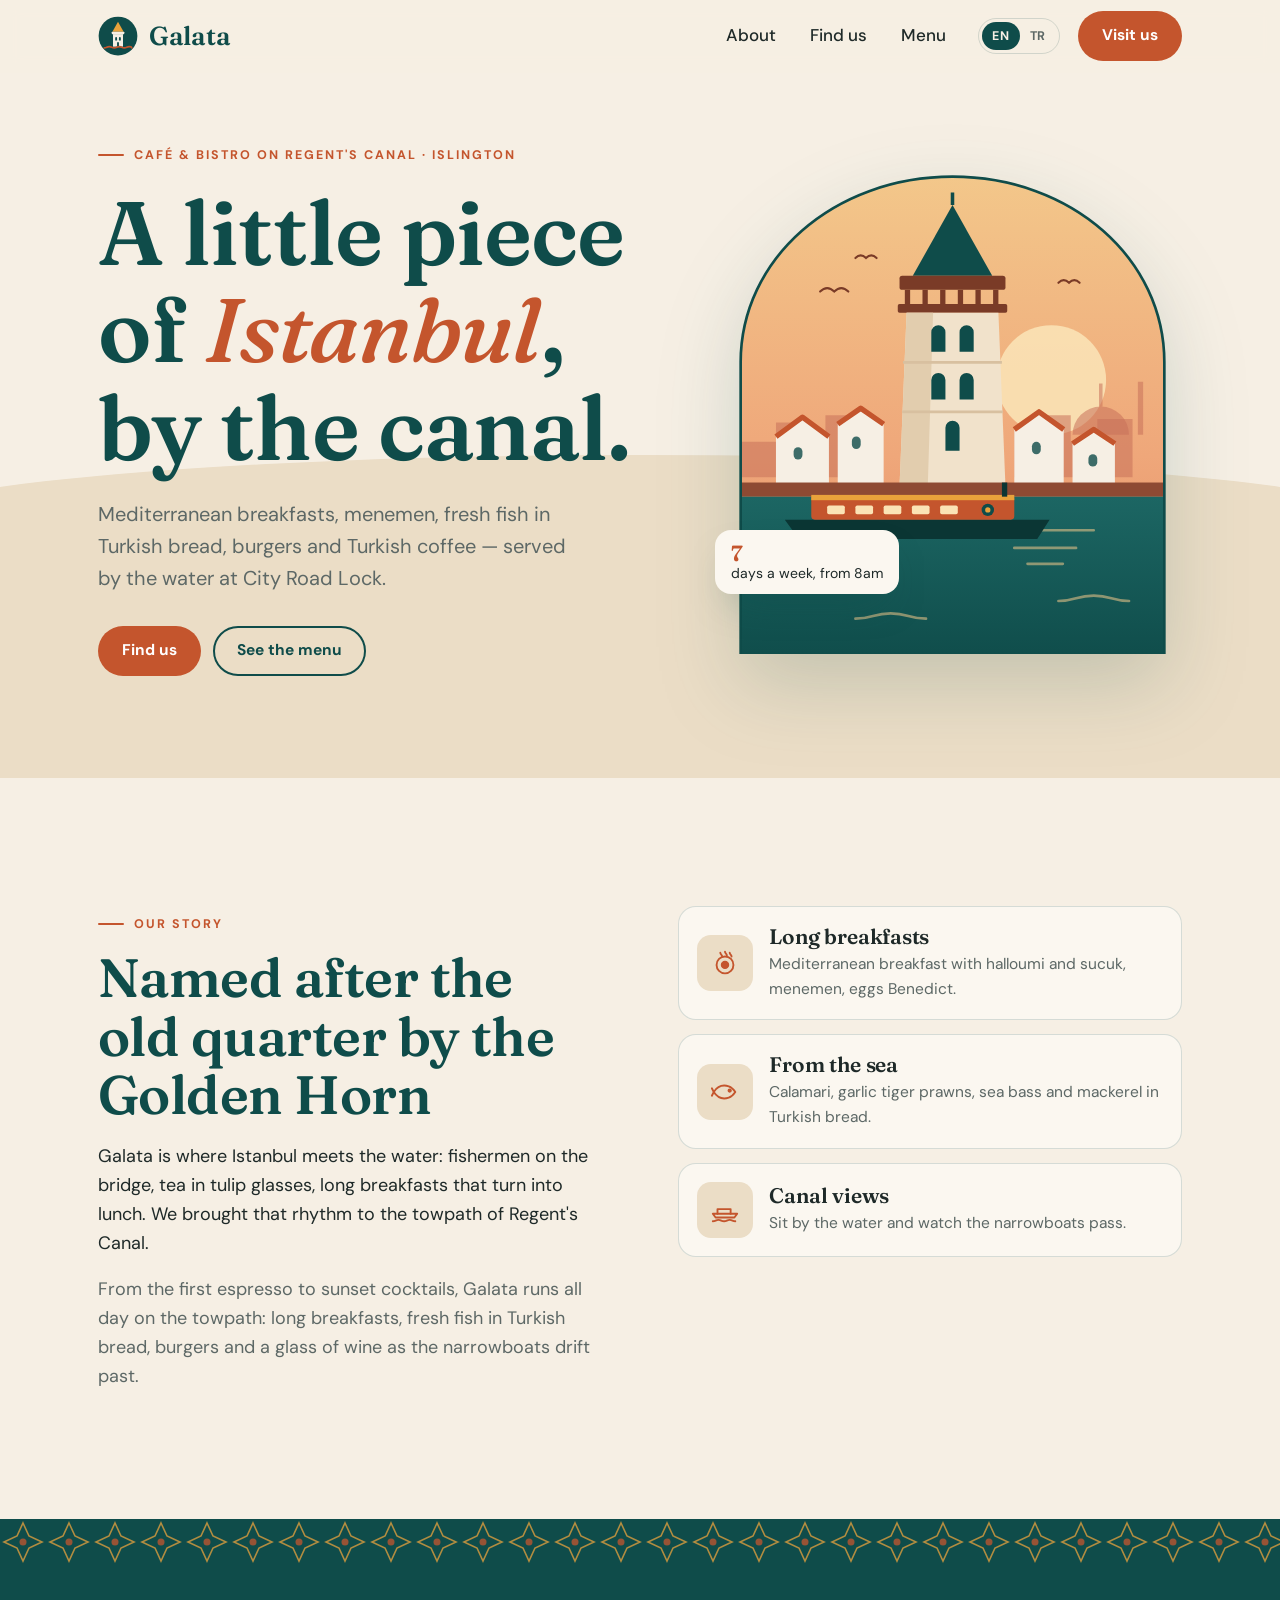
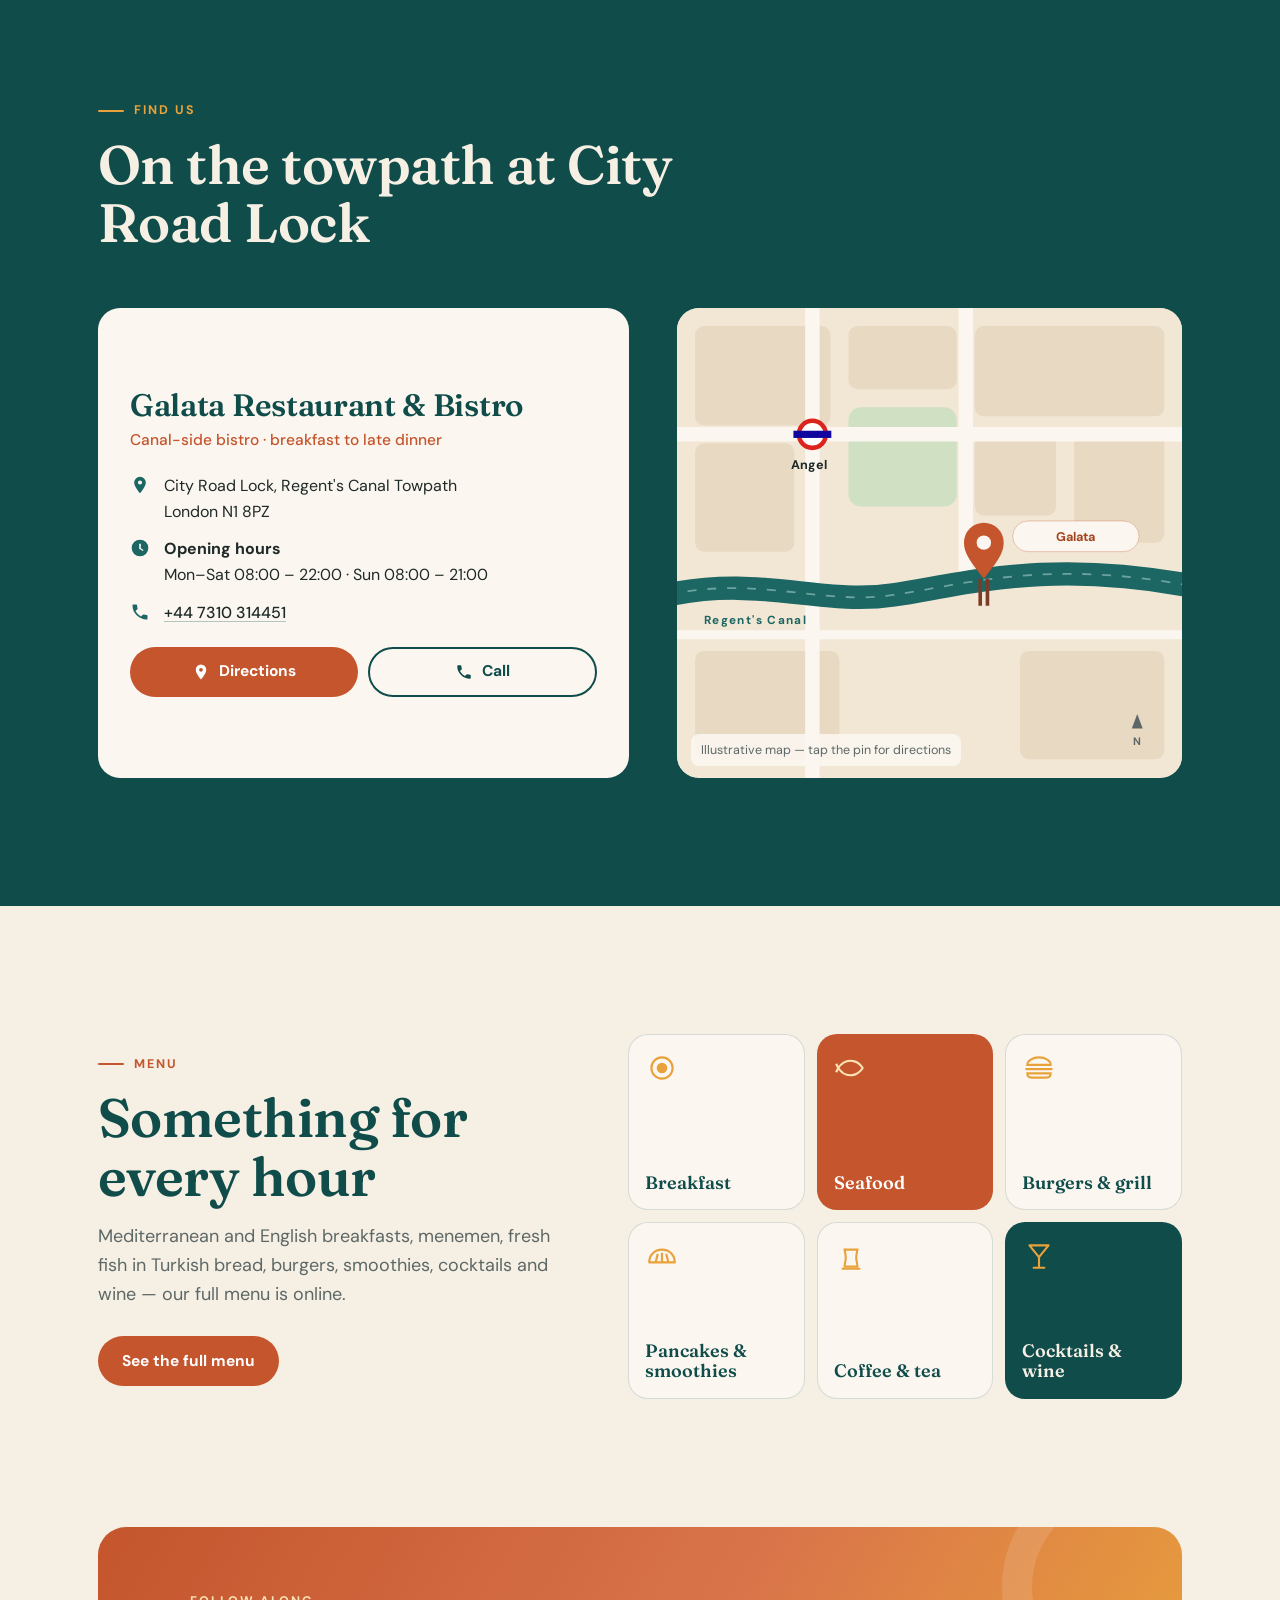
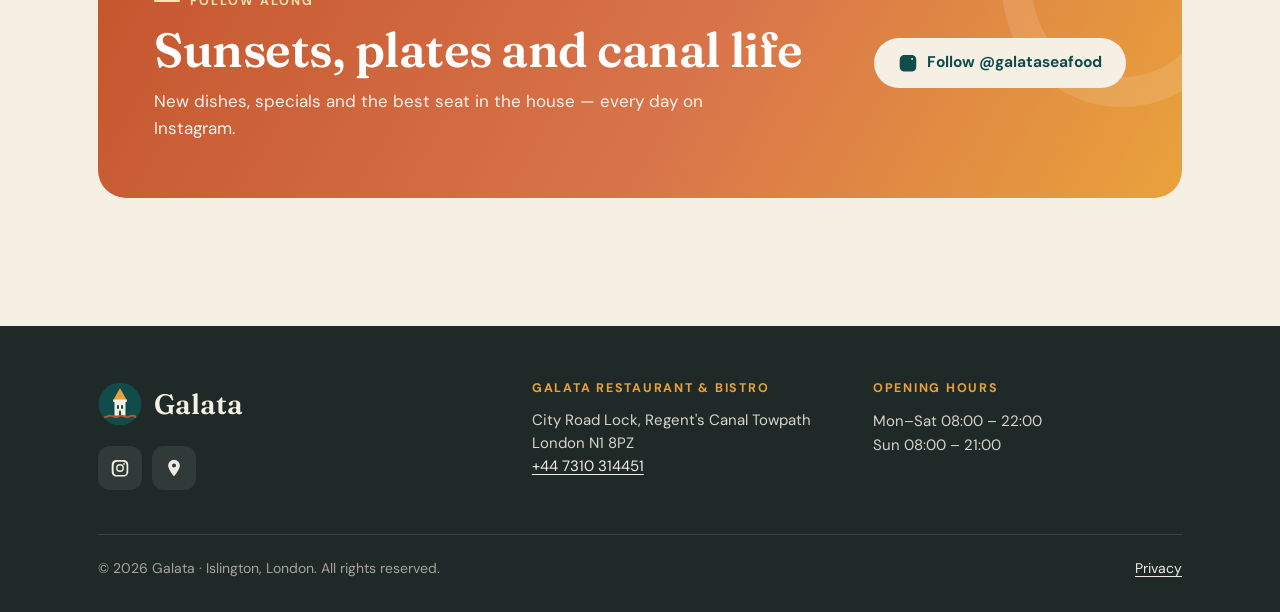
<file: index.html>
<!DOCTYPE html>
<html lang="en">
<head>
<meta charset="utf-8">
<meta name="viewport" content="width=device-width, initial-scale=1, viewport-fit=cover">
<title>Galata · Canal-side café &amp; bistro in Islington, London</title>
<meta name="description" content="Galata Restaurant &amp; Bistro — canal-side café at City Road Lock, Islington. Mediterranean breakfasts, menemen, fresh fish in Turkish bread, burgers, cocktails and wine.">
<link rel="canonical" href="https://yahyasogut.github.io/galata/">
<meta name="theme-color" content="#0F4C4A">
<link rel="icon" href="favicon.svg" type="image/svg+xml">
<link rel="apple-touch-icon" href="assets/img/apple-touch-icon.png">
<meta property="og:type" content="website">
<meta property="og:site_name" content="Galata">
<meta property="og:title" content="Galata · Canal-side café &amp; bistro in Islington">
<meta property="og:description" content="Canal-side café &amp; bistro at City Road Lock, Regent's Canal, London N1.">
<meta property="og:url" content="https://yahyasogut.github.io/galata/">
<meta property="og:image" content="https://yahyasogut.github.io/galata/assets/img/og.png">
<meta property="og:image:width" content="1200"><meta property="og:image:height" content="630">
<meta name="twitter:card" content="summary_large_image">
<link rel="preload" href="assets/fonts/fraunces-latin-wght-normal.woff2" as="font" type="font/woff2" crossorigin>
<link rel="stylesheet" href="assets/style.css">
<script>document.documentElement.classList.add("js")</script>
<script type="application/ld+json">
{"@context":"https://schema.org","@graph":[
 {"@type":"Organization","@id":"https://yahyasogut.github.io/galata/#org","name":"Galata","url":"https://yahyasogut.github.io/galata/","logo":"https://yahyasogut.github.io/galata/assets/img/apple-touch-icon.png","sameAs":["https://www.instagram.com/galataseafood/"]},
 {"@type":"Restaurant","name":"Galata Restaurant & Bistro","parentOrganization":{"@id":"https://yahyasogut.github.io/galata/#org"},"servesCuisine":["Mediterranean","Turkish","Seafood"],"priceRange":"££","telephone":"+447310314451","url":"https://yahyasogut.github.io/galata/#branch-galata","hasMenu":"https://yahyasogut.github.io/galata/menu.html","address":{"@type":"PostalAddress","streetAddress":"City Road Lock, Regent's Canal Towpath","addressLocality":"London","postalCode":"N1 8PZ","addressCountry":"GB"},"geo":{"@type":"GeoCoordinates","latitude":51.5327809,"longitude":-0.0986177},"openingHoursSpecification":[{"@type":"OpeningHoursSpecification","dayOfWeek":["Monday","Tuesday","Wednesday","Thursday","Friday","Saturday"],"opens":"08:00","closes":"22:00"},{"@type":"OpeningHoursSpecification","dayOfWeek":"Sunday","opens":"08:00","closes":"21:00"}],"sameAs":["https://www.instagram.com/galataseafood/"]}
]}
</script>
</head>
<body>
<a class="skip" href="#main">Skip to content</a>

<header class="site-header">
  <div class="wrap header-row">
    <a class="brand" href="./" aria-label="Galata home"><img src="assets/img/logo-mark.svg" alt="" width="40" height="40"><span>Galata</span></a>
    <nav class="site-nav" id="site-nav" aria-label="Main">
      <ul>
        <li><a href="#about" data-i18n="nav.about">About</a></li>
        <li><a href="#locations" data-i18n="nav.locations">Locations</a></li>
        <li><a href="menu.html" data-i18n="nav.menu">Menu</a></li>
      </ul>
    </nav>
    <div class="lang-toggle" role="group" aria-label="Language"><button type="button" data-lang="en" aria-pressed="true">EN</button><button type="button" data-lang="tr" aria-pressed="false">TR</button></div>
    <a class="btn btn-solid header-cta" href="#locations" data-i18n="nav.visit">Visit us</a>
    <button class="nav-toggle" type="button" aria-controls="site-nav" aria-expanded="false" aria-label="Menu"><span></span></button>
  </div>
</header>

<main id="main">
  <!-- HERO -->
  <section class="hero">
    <div class="wrap hero-grid">
      <div>
        <span class="kicker" data-i18n="hero.kicker">Café &amp; bistro on Regent's Canal · Islington</span>
        <h1 data-i18n="hero.title">A little piece of <em>Istanbul</em>, by the canal.</h1>
        <p class="hero-lead" data-i18n="hero.lead">Mediterranean breakfasts, fresh seafood, homemade burgers and strong coffee — served by the water at City Road Lock.</p>
        <div class="hero-actions">
          <a class="btn btn-solid" href="#locations" data-i18n="hero.cta1">Find a café</a>
          <a class="btn btn-line" href="menu.html" data-i18n="hero.cta2">See the menu</a>
        </div>
      </div>
      <div class="hero-art">
        <img src="assets/img/hero.svg" alt="Illustration of the Galata tower above a canal with a narrowboat at sunset" width="520" height="560">
        <div class="hero-badge"><div><b>7</b><span data-i18n="hero.badge">days a week, from 8am</span></div></div>
      </div>
    </div>
  </section>

  <!-- ABOUT -->
  <section class="section" id="about">
    <div class="wrap about-grid">
      <div class="about-text reveal">
        <span class="kicker" data-i18n="about.kicker">Our story</span>
        <h2 style="font-size:clamp(34px,5vw,54px);margin-top:16px;color:var(--teal)" data-i18n="about.title">Named after the old quarter by the Golden Horn</h2>
        <p data-i18n="about.p1">Galata is where Istanbul meets the water.</p>
        <p data-i18n="about.p2">Today Galata is two places with one kitchen spirit.</p>
      </div>
      <ul class="features reveal">
        <li class="feature"><span class="ico"><svg viewBox="0 0 32 32" fill="none" stroke="currentColor" stroke-width="2" stroke-linecap="round"><circle cx="16" cy="18" r="9"/><circle cx="16" cy="18" r="3.5" fill="currentColor"/><path d="M11 5c0 2 2 2 2 4M16 4c0 2 2 2 2 4M21 5c0 2 2 2 2 4"/></svg></span><div><h3 data-i18n="about.f1t">Long breakfasts</h3><p data-i18n="about.f1d">Sucuk and eggs, spinach &amp; feta börek, honey and jams.</p></div></li>
        <li class="feature"><span class="ico"><svg viewBox="0 0 32 32" fill="none" stroke="currentColor" stroke-width="2" stroke-linecap="round" stroke-linejoin="round"><path d="M4 16c4-6 10-8 16-6 3 1 5 3 7 6-2 3-4 5-7 6-6 2-12 0-16-6z"/><path d="M4 16l-2-4M4 16l-2 4"/><circle cx="21" cy="14.5" r="1.3" fill="currentColor"/></svg></span><div><h3 data-i18n="about.f2t">From the sea</h3><p data-i18n="about.f2d">Calamari, garlic prawns and balık ekmek.</p></div></li>
        <li class="feature"><span class="ico"><svg viewBox="0 0 32 32" fill="none" stroke="currentColor" stroke-width="2" stroke-linecap="round" stroke-linejoin="round"><path d="M3 20h26l-3 4H6z"/><path d="M8 20v-5h14v5"/><path d="M3 28c3 0 3-1.5 6-1.5S12 28 15 28s3-1.5 6-1.5 3 1.5 6 1.5"/></svg></span><div><h3 data-i18n="about.f3t">Canal views</h3><p data-i18n="about.f3d">Sit by the water and watch the narrowboats pass.</p></div></li>
      </ul>
    </div>
  </section>

  <div class="tiles" role="presentation"></div>

  <!-- LOCATIONS -->
  <section class="section locations" id="locations">
    <div class="wrap">
      <div class="section-head reveal">
        <span class="kicker" data-i18n="loc.kicker">Locations</span>
        <h2 data-i18n="loc.title">On the towpath at City Road Lock</h2>
      </div>
      <div class="loc-grid">
        <div class="branches" id="branches">
          <!-- JS fills from js/site-config.js; static fallback: -->
          <article class="branch"><h3>Galata Restaurant &amp; Bistro</h3><address>City Road Lock, Regent's Canal Towpath, London N1 8PZ</address><p><a href="tel:+447310314451">+44 7310 314451</a></p></article>
        </div>
        <div class="map-card reveal">
          <svg viewBox="0 0 560 520" role="img" aria-labelledby="map-t" preserveAspectRatio="xMidYMid meet">
            <title id="map-t">Illustrative map showing Galata at City Road Lock on Regent's Canal, near Angel station</title>
            <rect width="560" height="520" fill="#F2E7D5"/>
            <!-- blocks -->
            <g fill="#E8D9C2">
              <rect x="20" y="20" width="150" height="110" rx="10"/><rect x="190" y="20" width="120" height="70" rx="10"/><rect x="330" y="20" width="210" height="100" rx="10"/>
              <rect x="20" y="150" width="110" height="120" rx="10"/><rect x="330" y="140" width="90" height="90" rx="10"/><rect x="440" y="140" width="100" height="120" rx="10"/>
              <rect x="20" y="380" width="160" height="120" rx="10"/><rect x="380" y="380" width="160" height="120" rx="10"/>
            </g>
            <!-- park -->
            <rect x="190" y="110" width="120" height="110" rx="14" fill="#CFE0C3"/>
            <!-- roads -->
            <g stroke="#FBF7F0" stroke-width="16" stroke-linecap="round" fill="none">
              <path d="M150 0v520"/><path d="M0 140h560"/><path d="M320 0v300"/><path d="M0 362h560" stroke-width="10"/>
            </g>
            <!-- canal -->
            <path d="M-10 318C90 296 160 330 240 318s170-40 330-10" fill="none" stroke="#1C6663" stroke-width="26" stroke-linecap="round"/>
            <path d="M-10 318C90 296 160 330 240 318s170-40 330-10" fill="none" stroke="#7FB3AD" stroke-width="2" stroke-dasharray="10 12" opacity=".8"/>
            <text class="map-text" x="30" y="350" font-size="13" fill="#1C6663" letter-spacing="1.5" data-i18n="loc.canal">Regent's Canal</text>
            <!-- lock gates -->
            <path d="M336 300v30M344 300v30" stroke="#7A3B27" stroke-width="4"/>
            <!-- Angel -->
            <g transform="translate(150 140)">
              <circle r="15" fill="#fff" stroke="#DC241F" stroke-width="5"/><rect x="-21" y="-4" width="42" height="8" fill="#10069F"/>
              <text class="map-text" x="-24" y="38" font-size="14" fill="#1E2928" data-i18n="loc.angel">Angel</text>
            </g>
            <!-- Galata pin -->
            <a class="pin" href="https://maps.app.goo.gl/sfV81HgvtS8wGev6A" target="_blank" rel="noopener" aria-label="Galata Restaurant &amp; Bistro — directions">
              <g class="pin-dot" transform="translate(340 300)">
                <path d="M0 0c-14-18-22-28-22-40a22 22 0 0 1 44 0c0 12-8 22-22 40z" fill="#C4552D"/><circle cy="-40" r="8" fill="#FBF7F0"/>
              </g>
              <rect x="372" y="236" width="140" height="34" rx="17" fill="#FBF7F0" stroke="#C4552D" stroke-opacity=".35"/>
              <text class="map-text" x="442" y="258" font-size="14" text-anchor="middle" fill="#A5431F">Galata</text>
            </a>
            <!-- compass -->
            <g transform="translate(510 470)" fill="#5D6866"><path d="M0-20l6 16H-6z"/><text class="map-text" y="14" font-size="12" text-anchor="middle">N</text></g>
          </svg>
          <span class="map-note" data-i18n="loc.mapnote">Illustrative map — tap a café for directions</span>
        </div>
      </div>
    </div>
  </section>

  <!-- MENU TEASER -->
  <section class="section menu-teaser" id="menu">
    <div class="wrap">
      <div class="reveal">
        <span class="kicker" data-i18n="menu.kicker">Menu</span>
        <h2 style="font-size:clamp(34px,5vw,54px);margin-top:16px;color:var(--teal)" data-i18n="menu.title">Something for every hour</h2>
        <p style="margin-top:16px;color:var(--muted);font-size:18px" data-i18n="menu.lead">Breakfast all day, mezze and seafood, burgers, pastries and cocktails.</p>
        <a class="btn btn-solid" href="menu.html" data-i18n="menu.cta">Open the menu</a>
      </div>
      <ul class="menu-cats reveal" aria-label="Menu categories">
        <li><svg viewBox="0 0 32 32" fill="none" stroke="currentColor" stroke-width="2"><circle cx="16" cy="16" r="10"/><circle cx="16" cy="16" r="4" fill="currentColor"/></svg><span data-i18n="menu.b">Breakfast</span></li>
        <li><svg viewBox="0 0 32 32" fill="none" stroke="currentColor" stroke-width="2" stroke-linejoin="round"><path d="M4 16c4-6 10-8 16-6 3 1 5 3 7 6-2 3-4 5-7 6-6 2-12 0-16-6zM4 16l-2-4M4 16l-2 4"/></svg><span data-i18n="menu.s">Seafood</span></li>
        <li><svg viewBox="0 0 32 32" fill="none" stroke="currentColor" stroke-width="2" stroke-linecap="round"><path d="M5 13a11 7 0 0 1 22 0zM4 17h24M5 21h22a0 0 0 0 1 0 0c0 3-2 4-4 4H9c-2 0-4-1-4-4z"/></svg><span data-i18n="menu.g">Burgers &amp; grill</span></li>
        <li><svg viewBox="0 0 32 32" fill="none" stroke="currentColor" stroke-width="2" stroke-linejoin="round"><path d="M4 22c0-7 5-12 12-12s12 5 12 12zM10 22l2-8M16 22v-9M22 22l-2-8"/></svg><span data-i18n="menu.p">Pastries &amp; desserts</span></li>
        <li><svg viewBox="0 0 32 32" fill="none" stroke="currentColor" stroke-width="2" stroke-linecap="round"><path d="M10 10h12l-1 6c-.5 4 1 6 1 10H10c0-4 1.5-6 1-10z"/><path d="M8 28h16"/></svg><span data-i18n="menu.c">Coffee &amp; çay</span></li>
        <li><svg viewBox="0 0 32 32" fill="none" stroke="currentColor" stroke-width="2" stroke-linecap="round" stroke-linejoin="round"><path d="M7 6h18l-9 11zM16 17v9M11 27h10"/></svg><span data-i18n="menu.k">Cocktails &amp; rakı</span></li>
      </ul>
    </div>
  </section>

  <!-- INSTAGRAM -->
  <section class="section ig">
    <div class="wrap">
      <div class="ig-card reveal">
        <div>
          <span class="kicker" data-i18n="ig.kicker">Follow along</span>
          <h2 data-i18n="ig.title">Sunsets, plates and canal life</h2>
          <p data-i18n="ig.lead">New dishes, specials and the best seat in the house — every day on Instagram.</p>
        </div>
        <a class="btn btn-light" data-instagram href="https://www.instagram.com/galataseafood/" target="_blank" rel="noopener"><svg viewBox="0 0 24 24" aria-hidden="true"><path d="M12 7.3a4.7 4.7 0 1 0 0 9.4 4.7 4.7 0 0 0 0-9.4zm0 7.7a3 3 0 1 1 0-6 3 3 0 0 1 0 6zm6-7.9a1.1 1.1 0 1 1-2.2 0 1.1 1.1 0 0 1 2.2 0zM21.9 8.2c-.1-1.6-.4-3-1.6-4.2S17.7 2.5 16.1 2.4C14.5 2.3 9.5 2.3 7.9 2.4 6.3 2.5 4.9 2.8 3.7 4S2.2 6.6 2.1 8.2C2 9.8 2 14.8 2.1 16.4c.1 1.6.4 3 1.6 4.2s2.6 1.5 4.2 1.6c1.6.1 6.6.1 8.2 0 1.6-.1 3-.4 4.2-1.6s1.5-2.6 1.6-4.2c.1-1.6.1-6.6 0-8.2z"/></svg><span data-i18n="ig.cta">Follow @galataseafood</span></a>
      </div>
    </div>
  </section>
</main>

<footer class="site-footer">
  <div class="wrap">
    <div class="foot-grid">
      <div>
        <div class="foot-brand"><img src="assets/img/logo-mark.svg" alt="" width="44" height="44"><span>Galata</span></div>
        <div class="socials" data-socials></div>
      </div>
      <div><h3>Galata Restaurant &amp; Bistro</h3><address>City Road Lock, Regent's Canal Towpath<br>London N1 8PZ<br><a href="tel:+447310314451">+44 7310 314451</a></address></div>
      <div><h3 data-i18n="loc.hours">Opening hours</h3><p data-i18n="foot.hours">Mon–Sat 08:00 – 22:00<br>Sun 08:00 – 21:00</p></div>
    </div>
    <div class="foot-bottom"><span>© <span data-year>2026</span> Galata · <span data-i18n="foot.made">Islington, London</span>. <span data-i18n="foot.rights">All rights reserved.</span></span><a href="privacy.html" data-i18n="foot.privacy">Privacy</a></div>
  </div>
</footer>

<nav class="action-bar" aria-label="Quick actions">
  <a href="menu.html"><svg viewBox="0 0 24 24" aria-hidden="true"><path d="M4 4h16v2H4zm0 7h16v2H4zm0 7h10v2H4z"/></svg><span data-i18n="bar.menu">Menu</span></a>
  <a href="#locations"><svg viewBox="0 0 24 24" aria-hidden="true"><path d="M12 2a7 7 0 0 0-7 7c0 5.25 7 13 7 13s7-7.75 7-13a7 7 0 0 0-7-7zm0 9.5A2.5 2.5 0 1 1 12 6.5a2.5 2.5 0 0 1 0 5z"/></svg><span data-i18n="bar.find">Find us</span></a>
  <button type="button" class="primary" data-open-sheet><svg viewBox="0 0 24 24" aria-hidden="true"><path d="M6.6 10.8a15.1 15.1 0 0 0 6.6 6.6l2.2-2.2a1 1 0 0 1 1-.25 11.4 11.4 0 0 0 3.6.57 1 1 0 0 1 1 1V20a1 1 0 0 1-1 1A17 17 0 0 1 3 4a1 1 0 0 1 1-1h3.5a1 1 0 0 1 1 1c0 1.25.2 2.45.57 3.57a1 1 0 0 1-.25 1z"/></svg><span data-i18n="bar.call">Call</span></button>
</nav>

<div class="sheet" id="call-sheet" hidden role="dialog" aria-modal="true" aria-labelledby="sheet-t">
  <div class="sheet-backdrop" data-close-sheet></div>
  <div class="sheet-panel">
    <h2 id="sheet-t" data-i18n="sheet.title">Which café would you like to call?</h2>
    <div class="sheet-list"></div>
    <button type="button" class="sheet-close" data-close-sheet data-i18n="sheet.close">Close</button>
  </div>
</div>

<script src="js/site-config.js"></script>
<script src="js/i18n.js"></script>
<script src="js/main.js"></script>
</body>
</html>
</file>
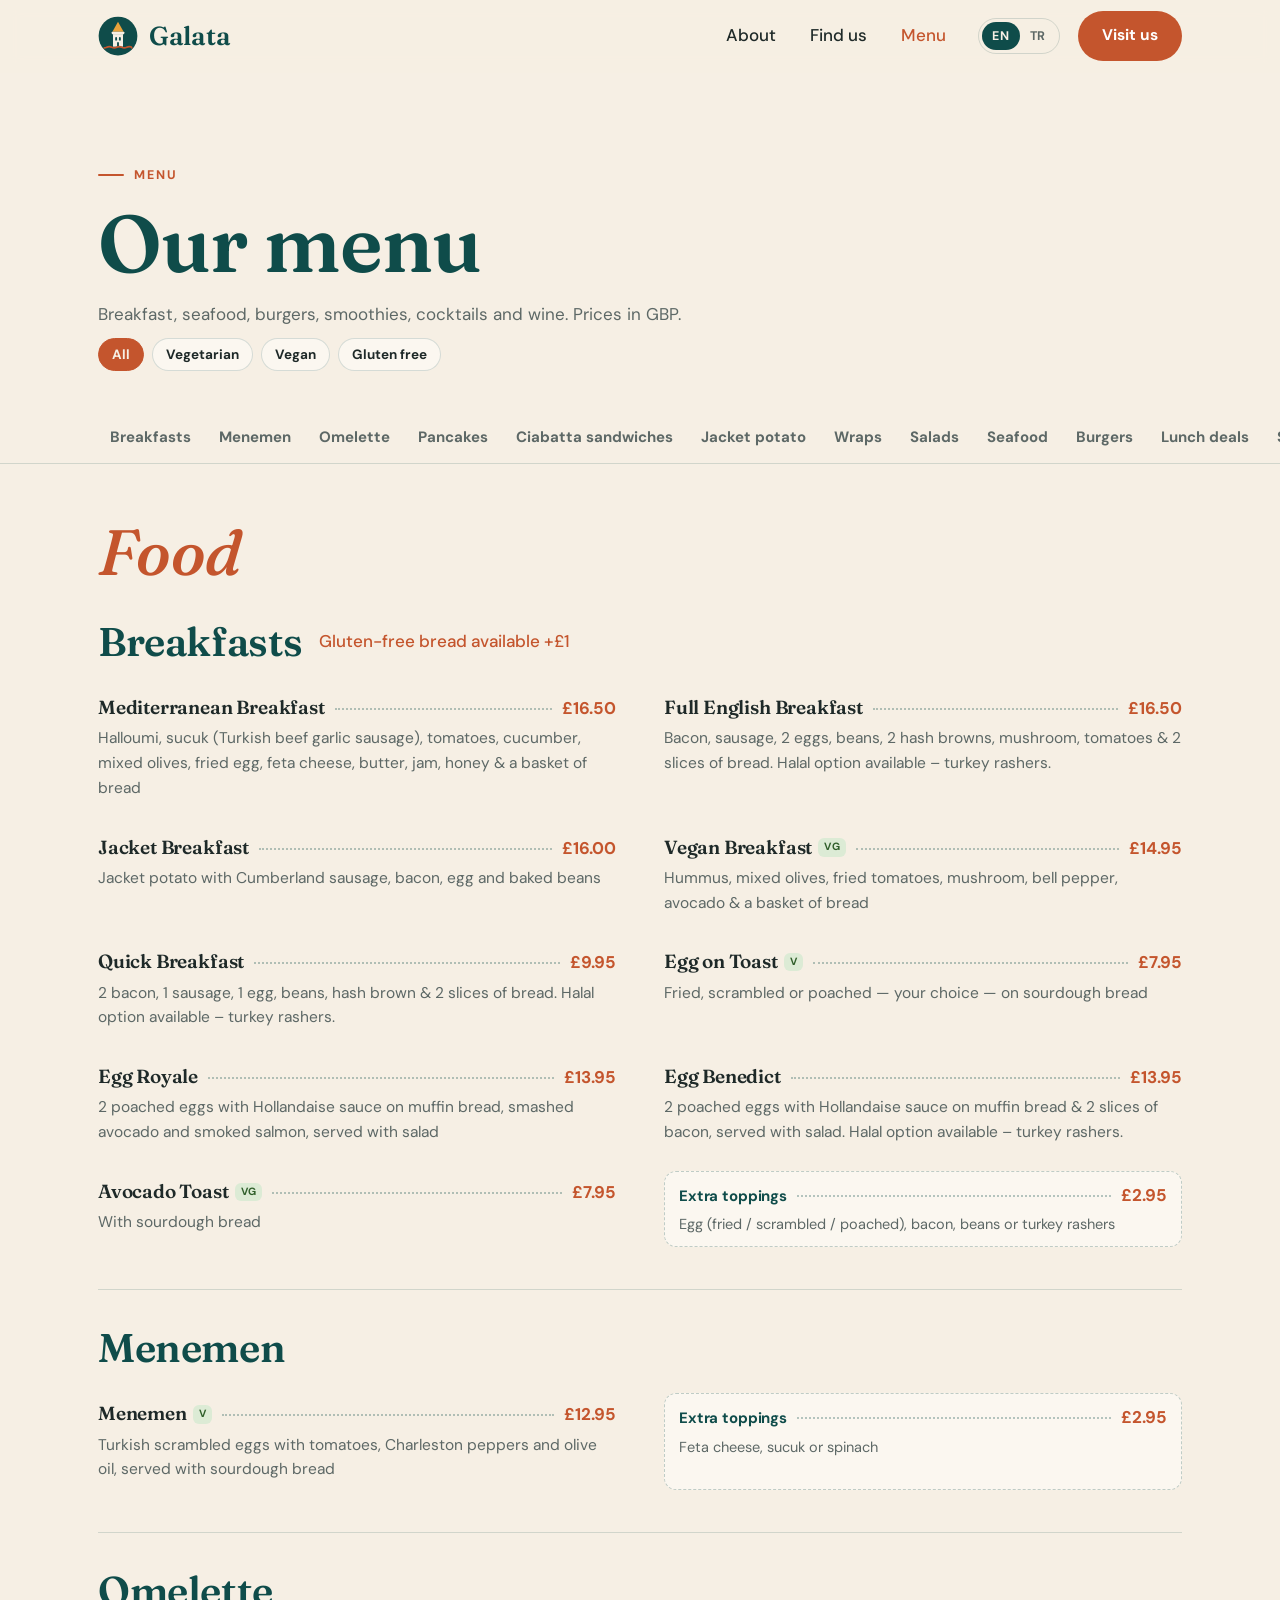
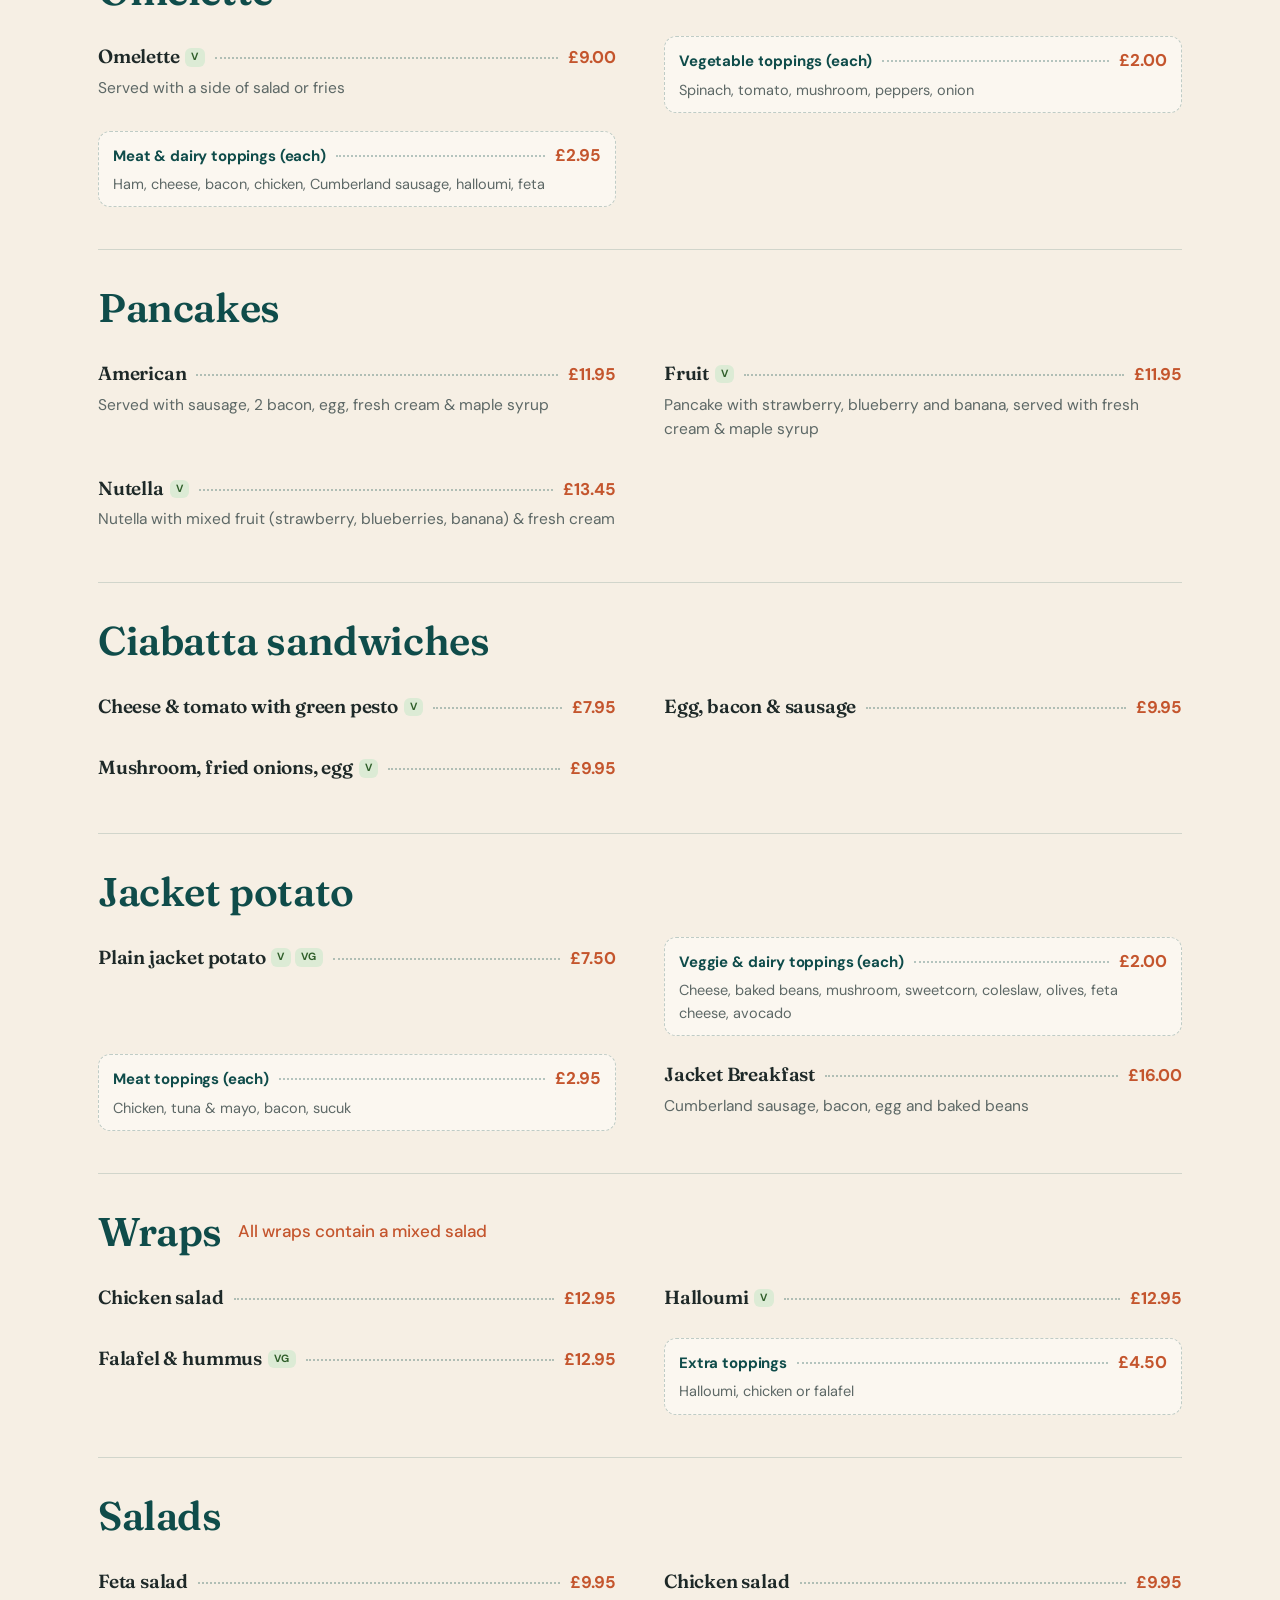
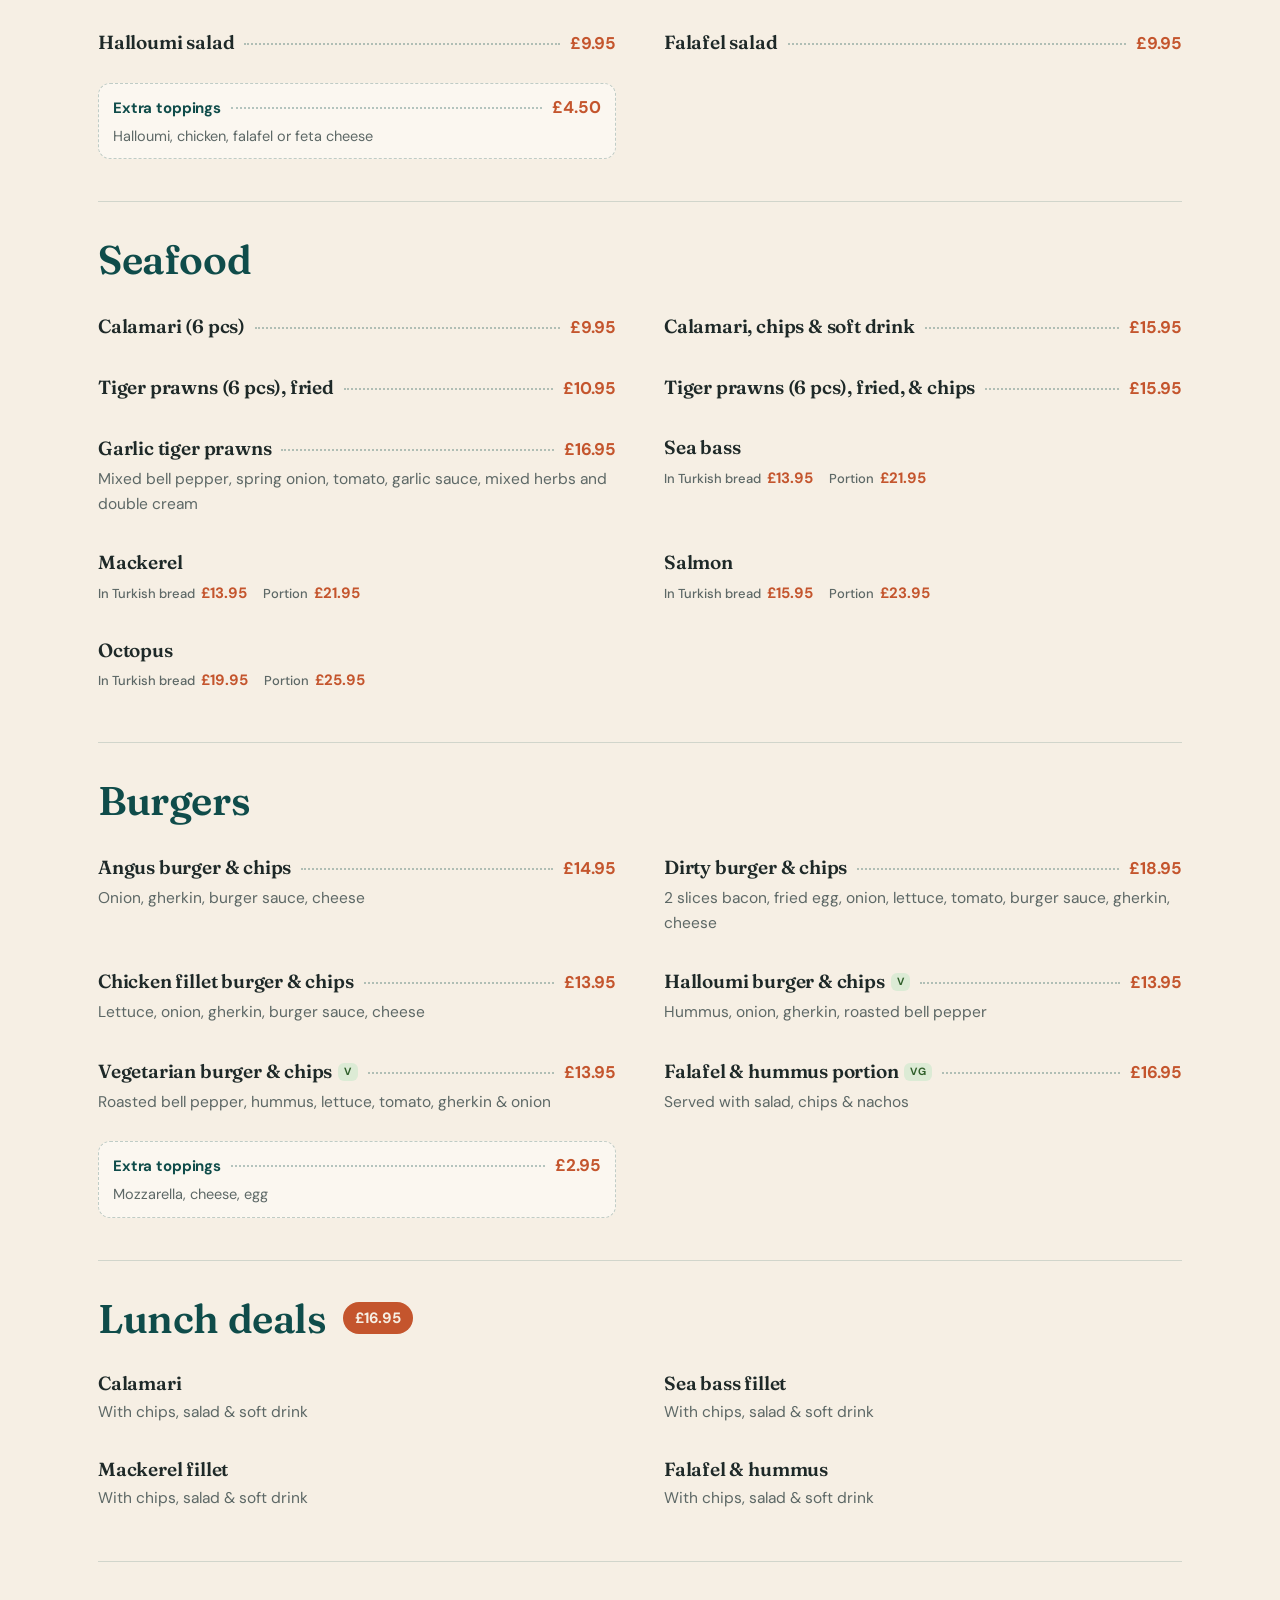
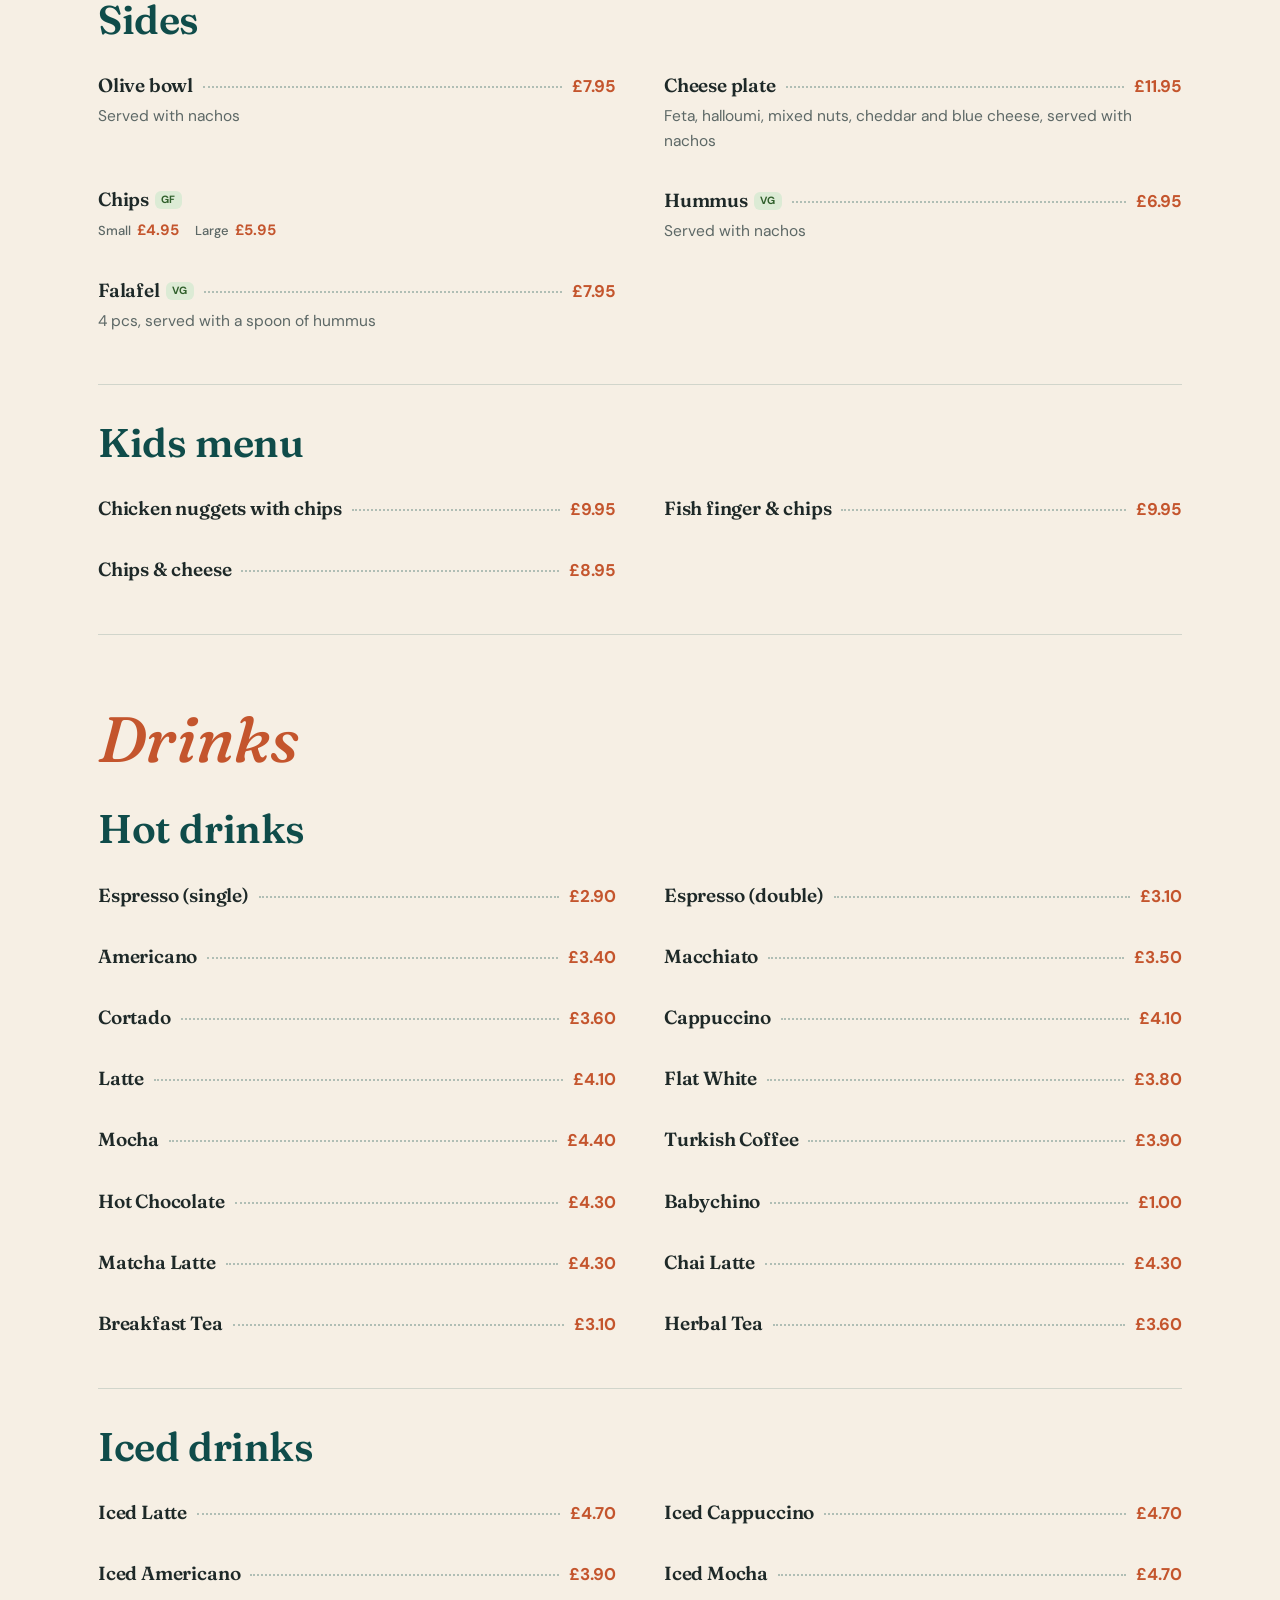
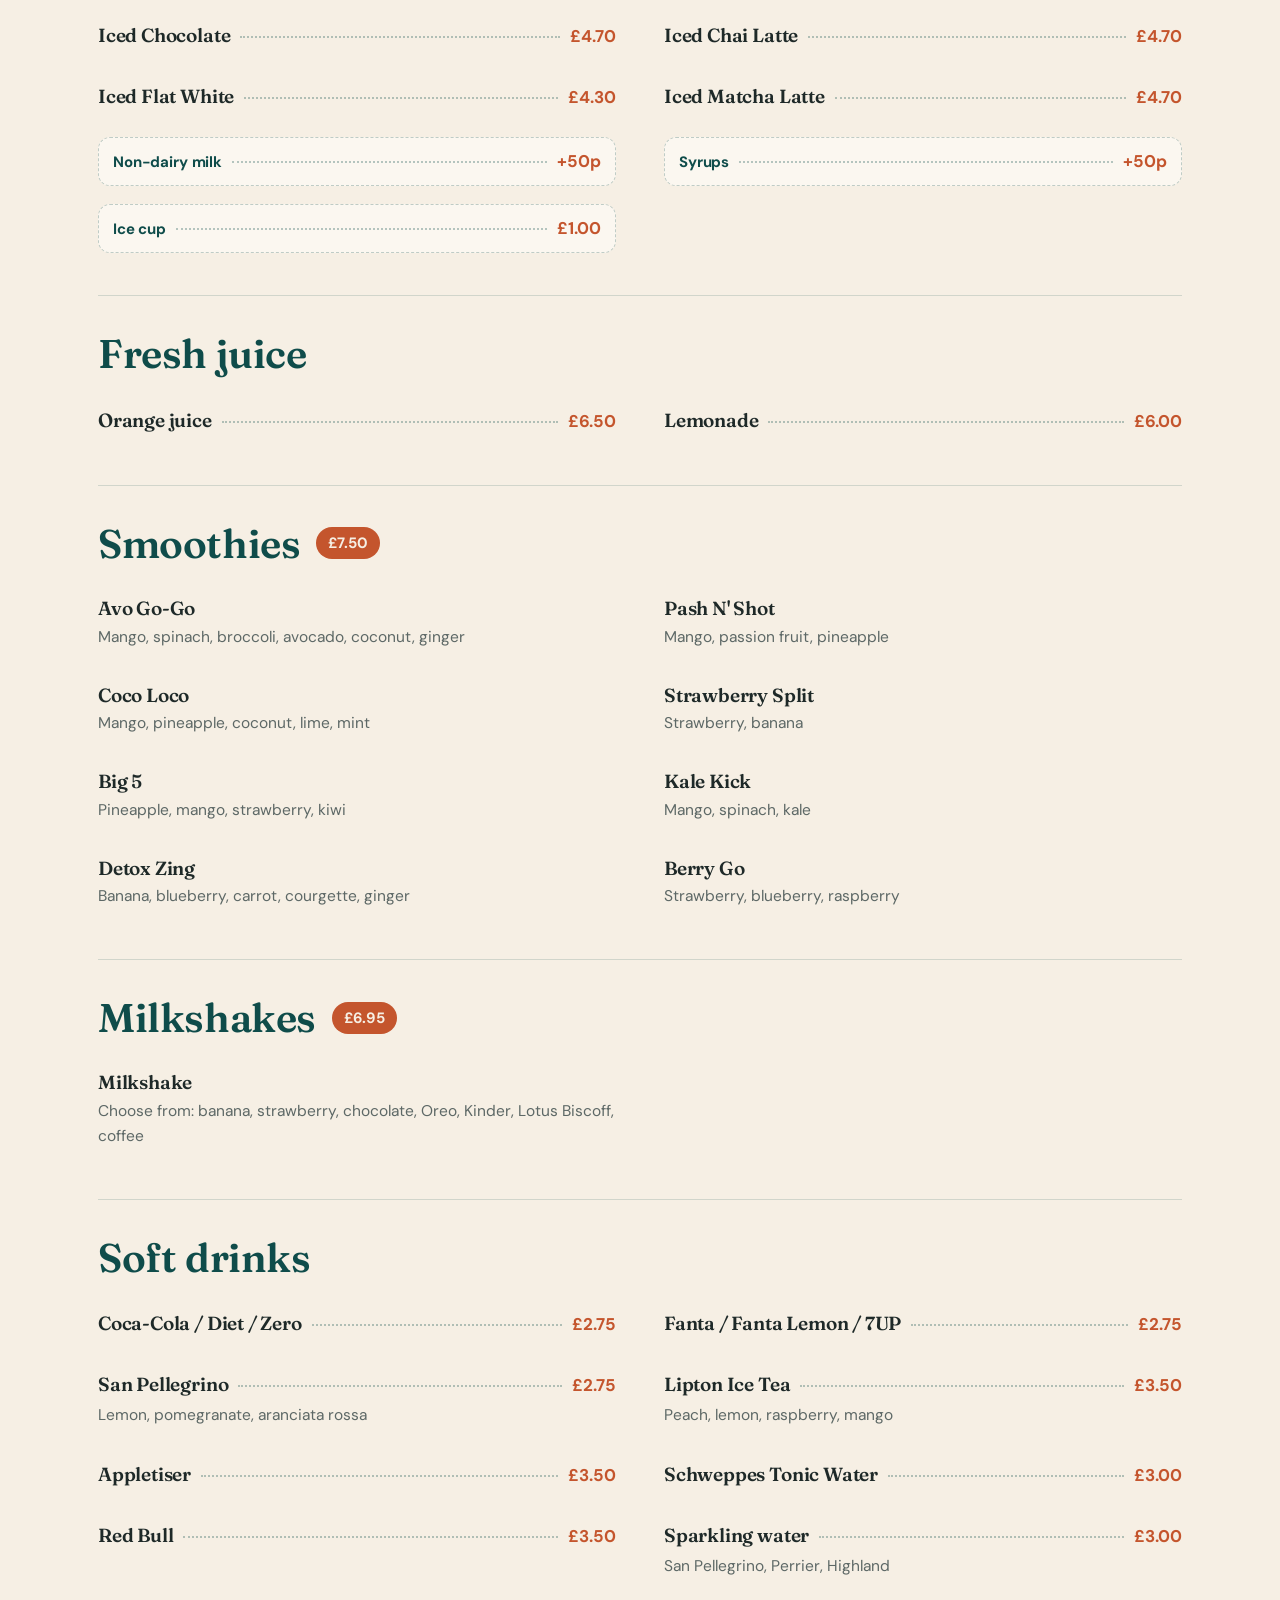
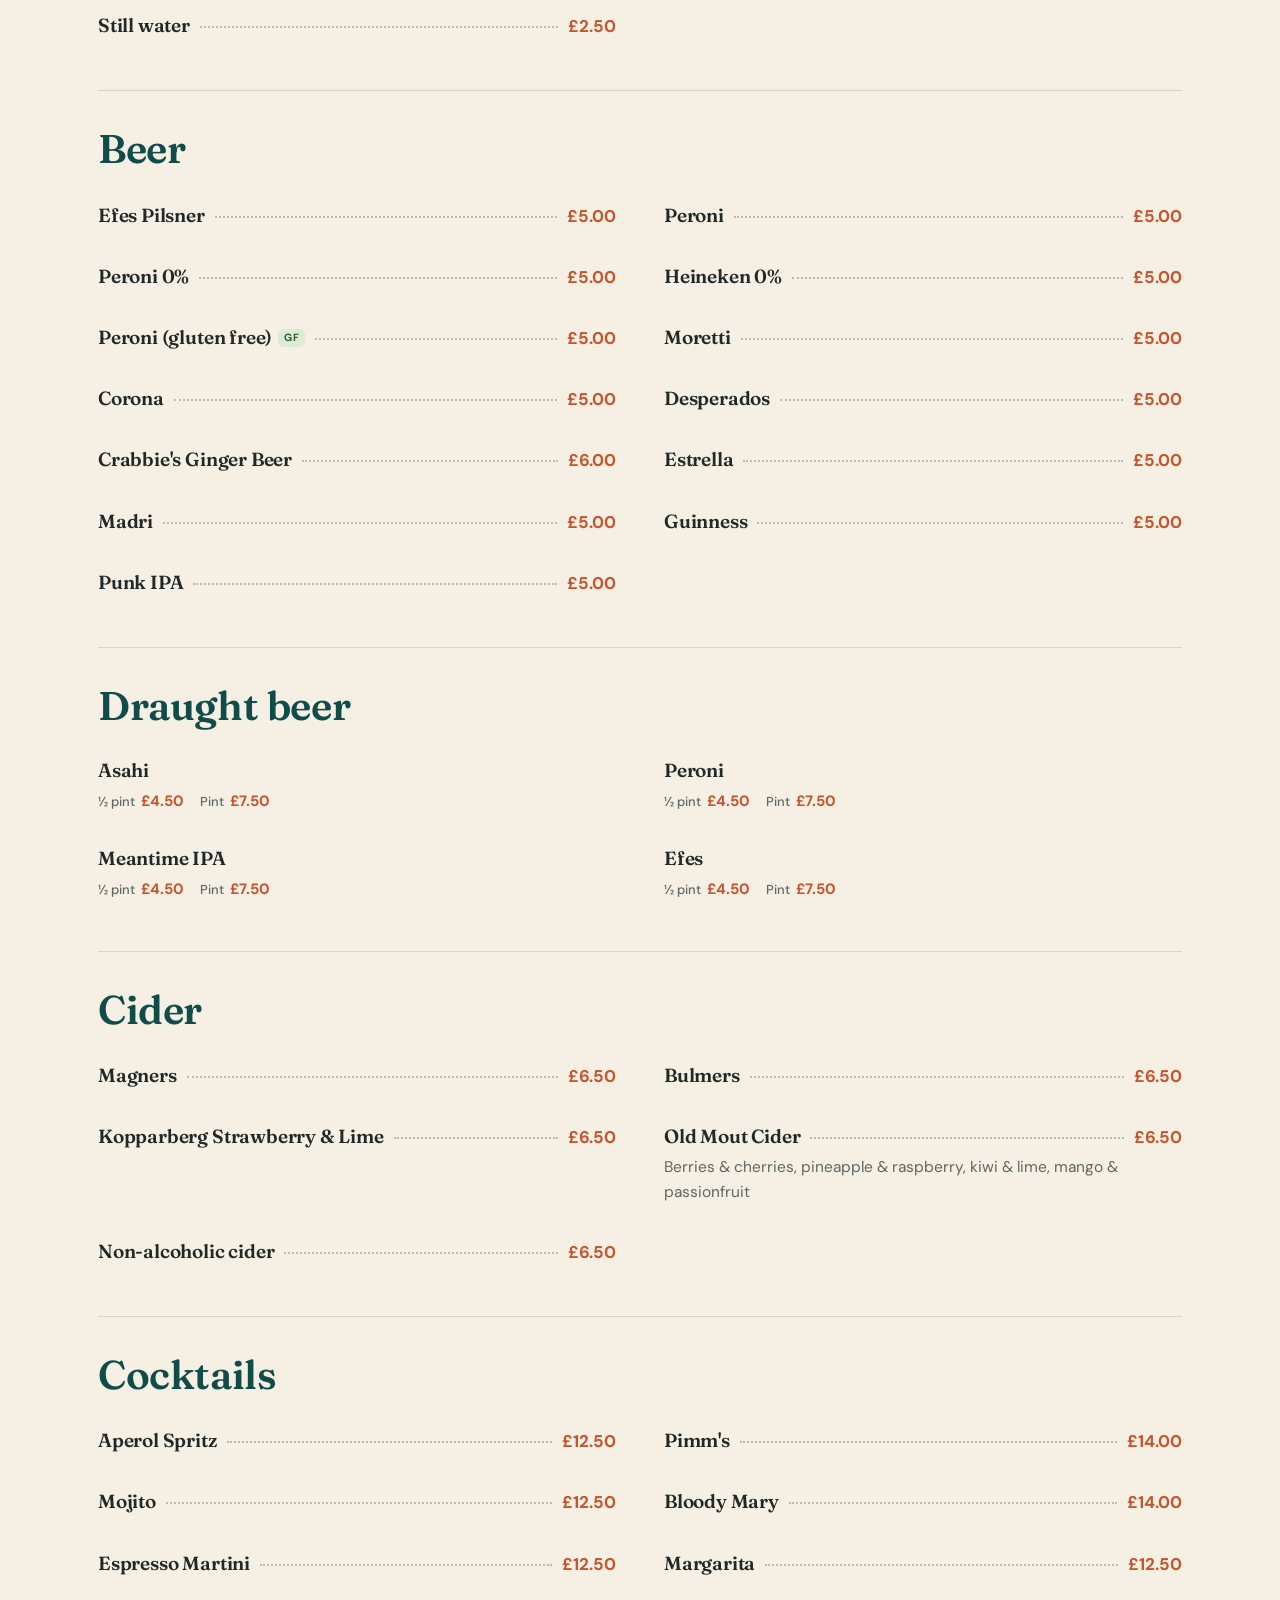
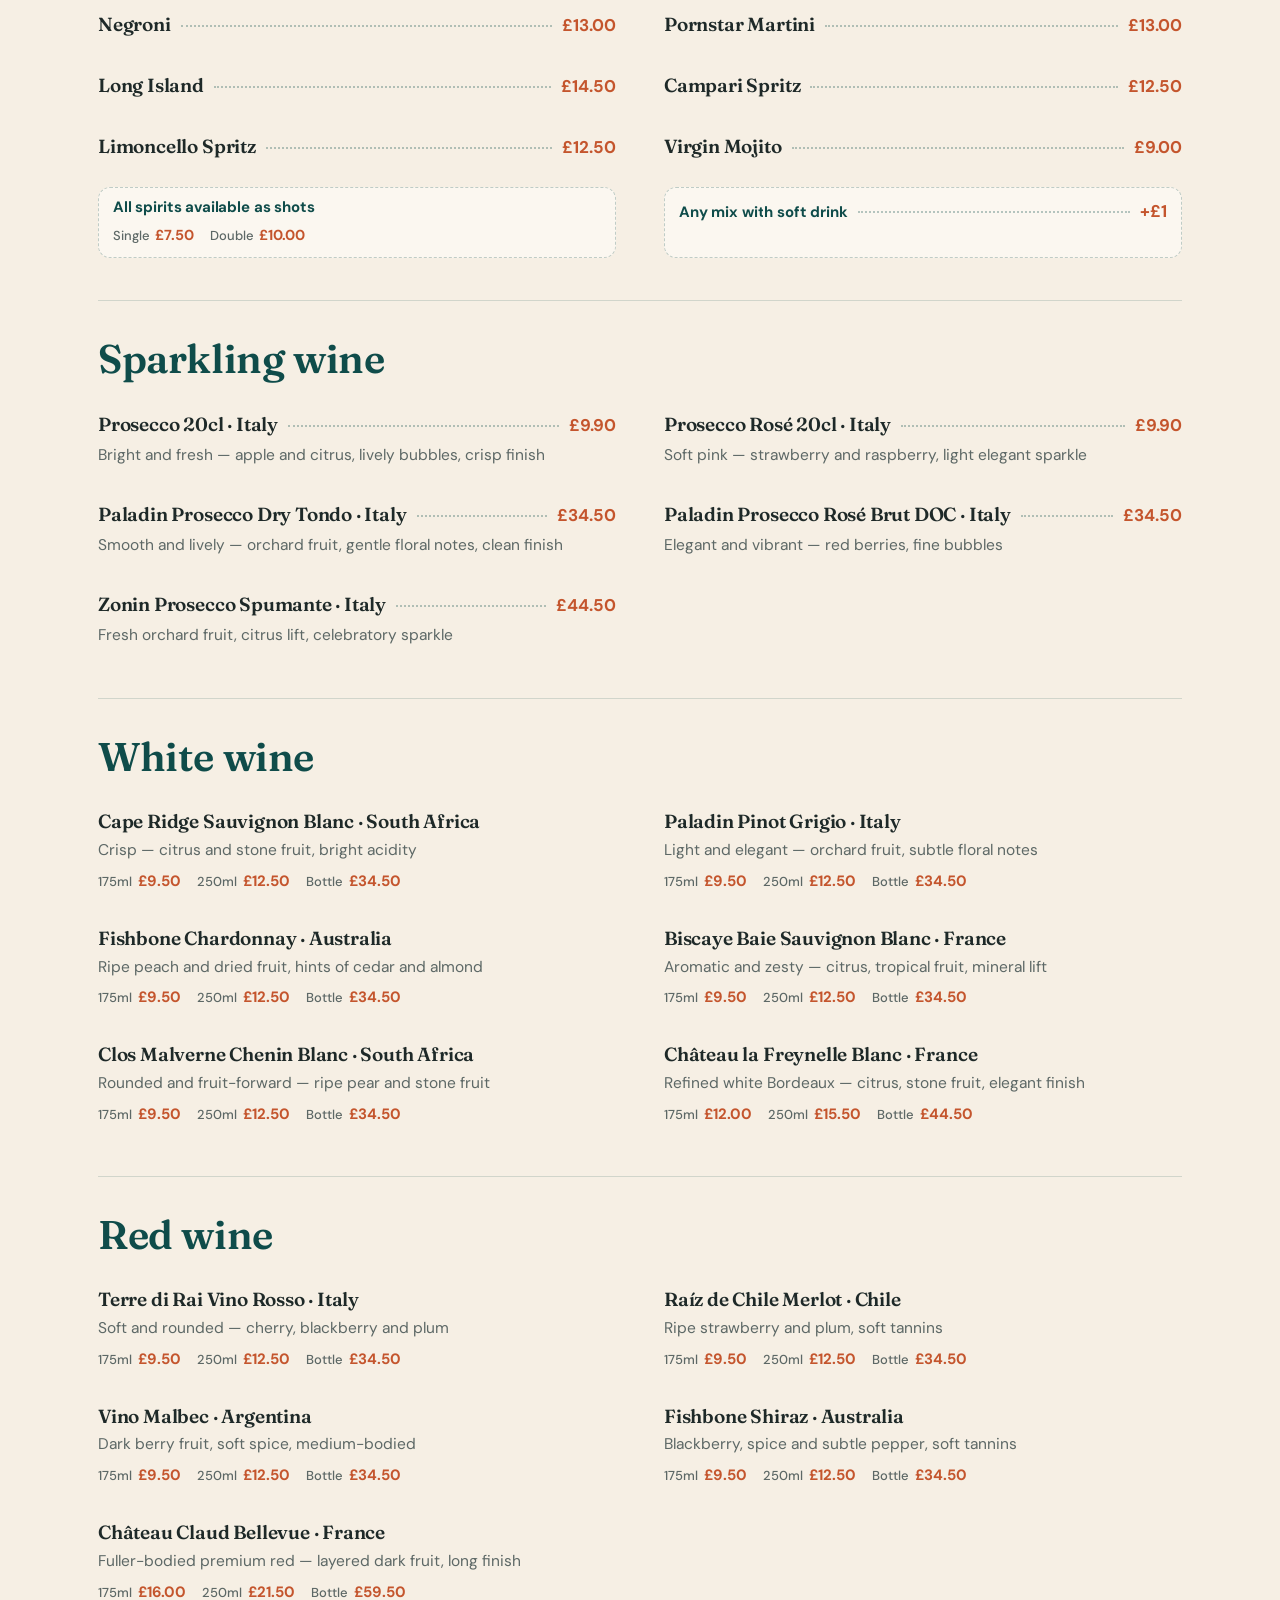
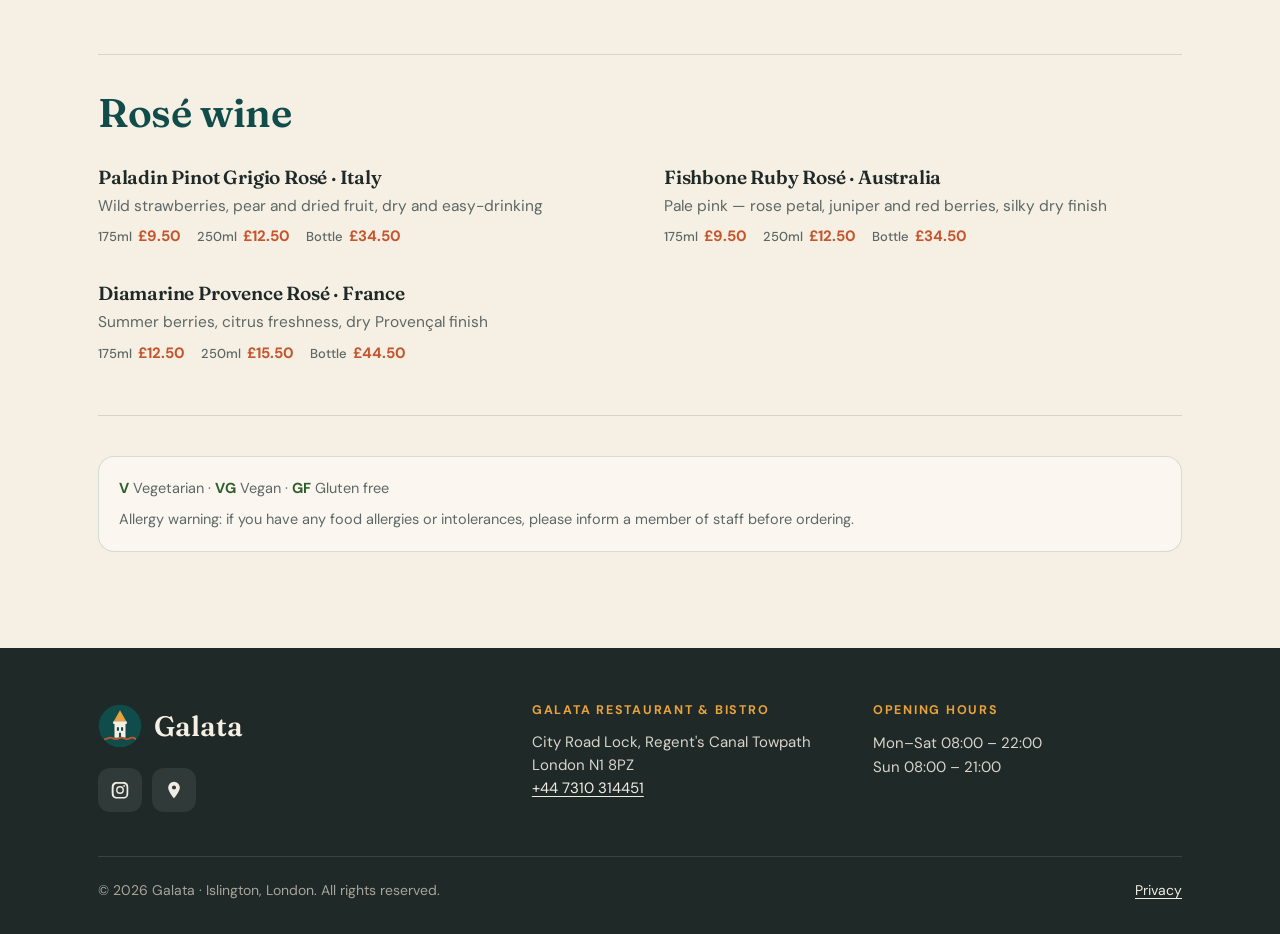
<file: menu.html>
<!DOCTYPE html>
<html lang="en">
<head>
<meta charset="utf-8">
<meta name="viewport" content="width=device-width, initial-scale=1, viewport-fit=cover">
<title>Menu · Galata, Islington</title>
<meta name="description" content="The menu at Galata Restaurant &amp; Bistro, Regent's Canal: breakfasts, menemen, seafood, burgers, smoothies, cocktails and wine.">
<link rel="canonical" href="https://yahyasogut.github.io/galata/menu.html">
<meta name="theme-color" content="#0F4C4A">
<link rel="icon" href="favicon.svg" type="image/svg+xml">
<link rel="apple-touch-icon" href="assets/img/apple-touch-icon.png">
<meta property="og:type" content="website">
<meta property="og:site_name" content="Galata">
<meta property="og:title" content="Galata · Canal-side café &amp; bistro in Islington">
<meta property="og:description" content="Canal-side café &amp; bistro at City Road Lock, Regent's Canal, London N1.">
<meta property="og:url" content="https://yahyasogut.github.io/galata/menu.html">
<meta property="og:image" content="https://yahyasogut.github.io/galata/assets/img/og.png">
<meta property="og:image:width" content="1200"><meta property="og:image:height" content="630">
<meta name="twitter:card" content="summary_large_image">
<link rel="preload" href="assets/fonts/fraunces-latin-wght-normal.woff2" as="font" type="font/woff2" crossorigin>
<link rel="stylesheet" href="assets/style.css">
<script>document.documentElement.classList.add("js")</script>
</head>
<body>
<a class="skip" href="#main">Skip to content</a>

<header class="site-header">
  <div class="wrap header-row">
    <a class="brand" href="./" aria-label="Galata home"><img src="assets/img/logo-mark.svg" alt="" width="40" height="40"><span>Galata</span></a>
    <nav class="site-nav" id="site-nav" aria-label="Main">
      <ul>
        <li><a href="./#about" data-i18n="nav.about">About</a></li>
        <li><a href="./#locations" data-i18n="nav.locations">Locations</a></li>
        <li><a href="menu.html" aria-current="page" data-i18n="nav.menu">Menu</a></li>
      </ul>
    </nav>
    <div class="lang-toggle" role="group" aria-label="Language"><button type="button" data-lang="en" aria-pressed="true">EN</button><button type="button" data-lang="tr" aria-pressed="false">TR</button></div>
    <a class="btn btn-solid header-cta" href="./#locations" data-i18n="nav.visit">Visit us</a>
    <button class="nav-toggle" type="button" aria-controls="site-nav" aria-expanded="false" aria-label="Menu"><span></span></button>
  </div>
</header>

<main id="main">
  <section class="page-hero">
    <div class="wrap">
      <span class="kicker" data-i18n="nav.menu">Menu</span>
      <h1 data-i18n="menupage.title">Our menu</h1>
      <p data-i18n="menupage.lead">Prices include VAT. Please tell our team about any allergies before ordering.</p>
      <div class="menu-filters" id="menu-branches" role="group" aria-label="Choose a café"></div>
      <div class="menu-filters diet" id="menu-diet" role="group" aria-label="Dietary filter" hidden></div>
    </div>
  </section>
  <nav class="menu-tabs" aria-label="Menu sections"><div class="wrap" id="menu-tabs"></div></nav>
  <div class="menu-body"><div class="wrap" id="menu-root"><noscript>Please enable JavaScript to view the menu, or call us.</noscript></div></div>
</main>

<footer class="site-footer">
  <div class="wrap">
    <div class="foot-grid">
      <div>
        <div class="foot-brand"><img src="assets/img/logo-mark.svg" alt="" width="44" height="44"><span>Galata</span></div>
        <div class="socials" data-socials></div>
      </div>
      <div><h3>Galata Restaurant &amp; Bistro</h3><address>City Road Lock, Regent's Canal Towpath<br>London N1 8PZ<br><a href="tel:+447310314451">+44 7310 314451</a></address></div>
      <div><h3 data-i18n="loc.hours">Opening hours</h3><p data-i18n="foot.hours">Mon–Sat 08:00 – 22:00<br>Sun 08:00 – 21:00</p></div>
    </div>
    <div class="foot-bottom"><span>© <span data-year>2026</span> Galata · <span data-i18n="foot.made">Islington, London</span>. <span data-i18n="foot.rights">All rights reserved.</span></span><a href="privacy.html" data-i18n="foot.privacy">Privacy</a></div>
  </div>
</footer>

<nav class="action-bar" aria-label="Quick actions">
  <a href="menu.html"><svg viewBox="0 0 24 24" aria-hidden="true"><path d="M4 4h16v2H4zm0 7h16v2H4zm0 7h10v2H4z"/></svg><span data-i18n="bar.menu">Menu</span></a>
  <a href="./#locations"><svg viewBox="0 0 24 24" aria-hidden="true"><path d="M12 2a7 7 0 0 0-7 7c0 5.25 7 13 7 13s7-7.75 7-13a7 7 0 0 0-7-7zm0 9.5A2.5 2.5 0 1 1 12 6.5a2.5 2.5 0 0 1 0 5z"/></svg><span data-i18n="bar.find">Find us</span></a>
  <button type="button" class="primary" data-open-sheet><svg viewBox="0 0 24 24" aria-hidden="true"><path d="M6.6 10.8a15.1 15.1 0 0 0 6.6 6.6l2.2-2.2a1 1 0 0 1 1-.25 11.4 11.4 0 0 0 3.6.57 1 1 0 0 1 1 1V20a1 1 0 0 1-1 1A17 17 0 0 1 3 4a1 1 0 0 1 1-1h3.5a1 1 0 0 1 1 1c0 1.25.2 2.45.57 3.57a1 1 0 0 1-.25 1z"/></svg><span data-i18n="bar.call">Call</span></button>
</nav>

<div class="sheet" id="call-sheet" hidden role="dialog" aria-modal="true" aria-labelledby="sheet-t">
  <div class="sheet-backdrop" data-close-sheet></div>
  <div class="sheet-panel">
    <h2 id="sheet-t" data-i18n="sheet.title">Which café would you like to call?</h2>
    <div class="sheet-list"></div>
    <button type="button" class="sheet-close" data-close-sheet data-i18n="sheet.close">Close</button>
  </div>
</div>

<script src="js/site-config.js"></script>
<script src="js/i18n.js"></script>
<script src="js/menu-data.js"></script>
<script src="js/main.js"></script>
</body>
</html>
</file>
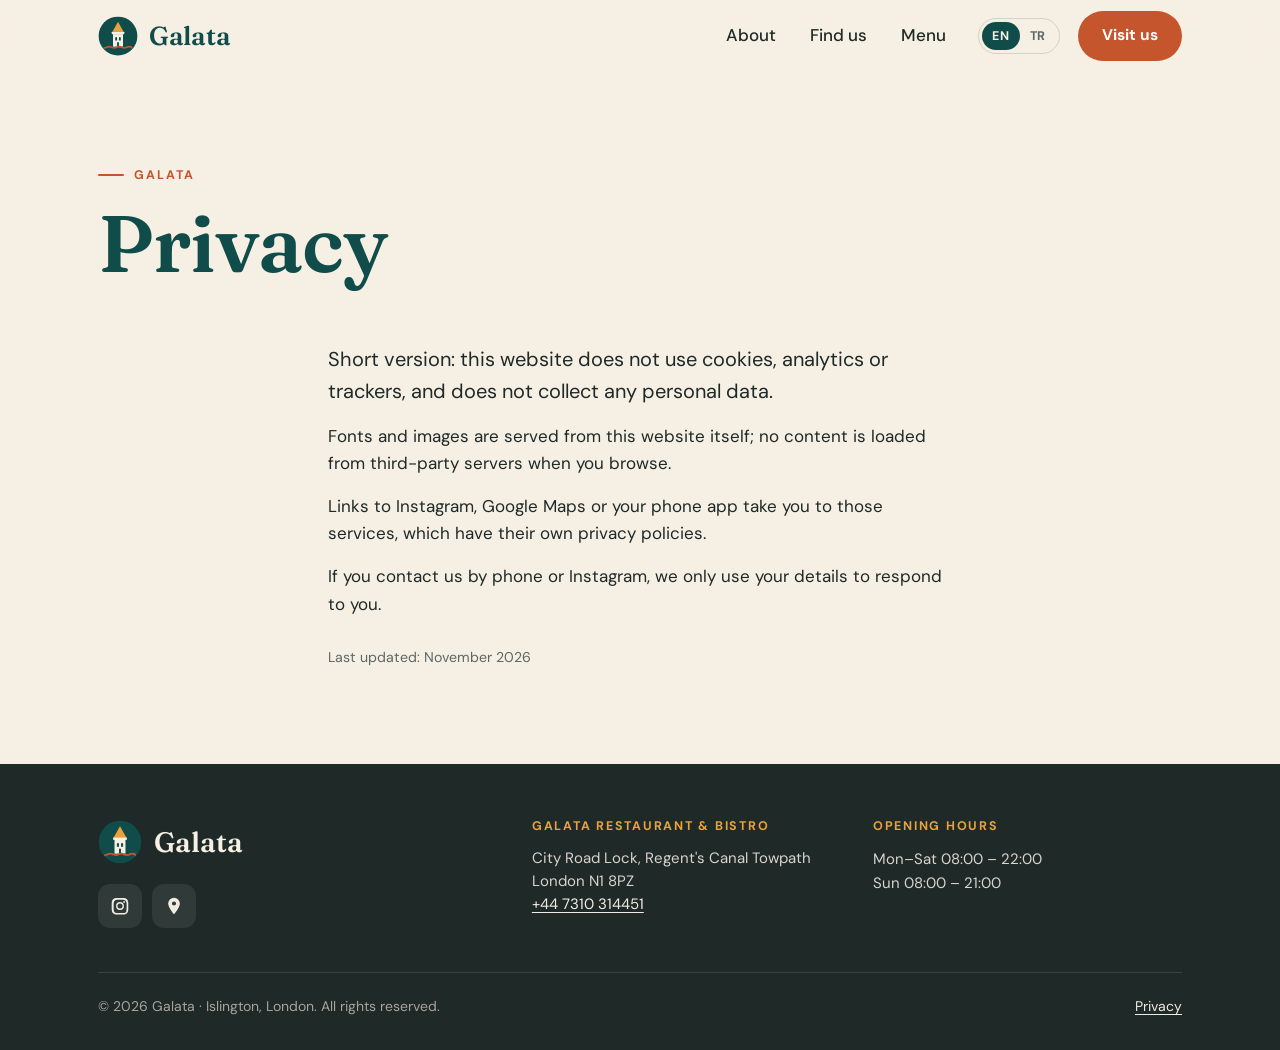
<file: privacy.html>
<!DOCTYPE html>
<html lang="en">
<head>
<meta charset="utf-8">
<meta name="viewport" content="width=device-width, initial-scale=1, viewport-fit=cover">
<title>Privacy · Galata</title>
<meta name="description" content="Privacy information for the Galata website: no cookies, no analytics, no trackers.">
<link rel="canonical" href="https://yahyasogut.github.io/galata/privacy.html">
<meta name="theme-color" content="#0F4C4A">
<link rel="icon" href="favicon.svg" type="image/svg+xml">
<link rel="apple-touch-icon" href="assets/img/apple-touch-icon.png">
<meta property="og:type" content="website">
<meta property="og:site_name" content="Galata">
<meta property="og:title" content="Galata · Canal-side café &amp; bistro in Islington">
<meta property="og:description" content="Canal-side café &amp; bistro at City Road Lock, Regent's Canal, London N1.">
<meta property="og:url" content="https://yahyasogut.github.io/galata/privacy.html">
<meta property="og:image" content="https://yahyasogut.github.io/galata/assets/img/og.png">
<meta property="og:image:width" content="1200"><meta property="og:image:height" content="630">
<meta name="twitter:card" content="summary_large_image">
<link rel="preload" href="assets/fonts/fraunces-latin-wght-normal.woff2" as="font" type="font/woff2" crossorigin>
<link rel="stylesheet" href="assets/style.css">
<script>document.documentElement.classList.add("js")</script>
</head>
<body>
<a class="skip" href="#main">Skip to content</a>

<header class="site-header">
  <div class="wrap header-row">
    <a class="brand" href="./" aria-label="Galata home"><img src="assets/img/logo-mark.svg" alt="" width="40" height="40"><span>Galata</span></a>
    <nav class="site-nav" id="site-nav" aria-label="Main">
      <ul>
        <li><a href="./#about" data-i18n="nav.about">About</a></li>
        <li><a href="./#locations" data-i18n="nav.locations">Locations</a></li>
        <li><a href="menu.html" data-i18n="nav.menu">Menu</a></li>
      </ul>
    </nav>
    <div class="lang-toggle" role="group" aria-label="Language"><button type="button" data-lang="en" aria-pressed="true">EN</button><button type="button" data-lang="tr" aria-pressed="false">TR</button></div>
    <a class="btn btn-solid header-cta" href="./#locations" data-i18n="nav.visit">Visit us</a>
    <button class="nav-toggle" type="button" aria-controls="site-nav" aria-expanded="false" aria-label="Menu"><span></span></button>
  </div>
</header>

<main id="main">
  <section class="page-hero"><div class="wrap"><span class="kicker">Galata</span><h1 data-i18n="pv.title">Privacy</h1></div></section>
  <div class="wrap prose">
    <p class="lead" data-i18n="pv.lead">Short version: this website does not use cookies, analytics or trackers, and does not collect any personal data.</p>
    <p data-i18n="pv.p1">Fonts and images are served from this website itself.</p>
    <p data-i18n="pv.p2">Links to Instagram, Google Maps or your phone app take you to those services.</p>
    <p data-i18n="pv.p3">If you contact us by phone or Instagram, we only use your details to respond to you.</p>
    <small data-i18n="pv.updated">Last updated: November 2026</small>
  </div>
</main>

<footer class="site-footer">
  <div class="wrap">
    <div class="foot-grid">
      <div>
        <div class="foot-brand"><img src="assets/img/logo-mark.svg" alt="" width="44" height="44"><span>Galata</span></div>
        <div class="socials" data-socials></div>
      </div>
      <div><h3>Galata Restaurant &amp; Bistro</h3><address>City Road Lock, Regent's Canal Towpath<br>London N1 8PZ<br><a href="tel:+447310314451">+44 7310 314451</a></address></div>
      <div><h3 data-i18n="loc.hours">Opening hours</h3><p data-i18n="foot.hours">Mon–Sat 08:00 – 22:00<br>Sun 08:00 – 21:00</p></div>
    </div>
    <div class="foot-bottom"><span>© <span data-year>2026</span> Galata · <span data-i18n="foot.made">Islington, London</span>. <span data-i18n="foot.rights">All rights reserved.</span></span><a href="privacy.html" data-i18n="foot.privacy">Privacy</a></div>
  </div>
</footer>

<nav class="action-bar" aria-label="Quick actions">
  <a href="menu.html"><svg viewBox="0 0 24 24" aria-hidden="true"><path d="M4 4h16v2H4zm0 7h16v2H4zm0 7h10v2H4z"/></svg><span data-i18n="bar.menu">Menu</span></a>
  <a href="./#locations"><svg viewBox="0 0 24 24" aria-hidden="true"><path d="M12 2a7 7 0 0 0-7 7c0 5.25 7 13 7 13s7-7.75 7-13a7 7 0 0 0-7-7zm0 9.5A2.5 2.5 0 1 1 12 6.5a2.5 2.5 0 0 1 0 5z"/></svg><span data-i18n="bar.find">Find us</span></a>
  <button type="button" class="primary" data-open-sheet><svg viewBox="0 0 24 24" aria-hidden="true"><path d="M6.6 10.8a15.1 15.1 0 0 0 6.6 6.6l2.2-2.2a1 1 0 0 1 1-.25 11.4 11.4 0 0 0 3.6.57 1 1 0 0 1 1 1V20a1 1 0 0 1-1 1A17 17 0 0 1 3 4a1 1 0 0 1 1-1h3.5a1 1 0 0 1 1 1c0 1.25.2 2.45.57 3.57a1 1 0 0 1-.25 1z"/></svg><span data-i18n="bar.call">Call</span></button>
</nav>

<div class="sheet" id="call-sheet" hidden role="dialog" aria-modal="true" aria-labelledby="sheet-t">
  <div class="sheet-backdrop" data-close-sheet></div>
  <div class="sheet-panel">
    <h2 id="sheet-t" data-i18n="sheet.title">Which café would you like to call?</h2>
    <div class="sheet-list"></div>
    <button type="button" class="sheet-close" data-close-sheet data-i18n="sheet.close">Close</button>
  </div>
</div>

<script src="js/site-config.js"></script>
<script src="js/i18n.js"></script>
<script src="js/main.js"></script>
</body>
</html>
</file>
<file: assets/style.css>
/* ===== Fonts (self-hosted, OFL) ===== */
@font-face{font-family:"Fraunces";font-style:normal;font-weight:300 900;font-display:swap;src:url(fonts/fraunces-latin-ext-wght-normal.woff2) format("woff2");unicode-range:U+0100-02BA,U+02BD-02C5,U+02C7-02CC,U+02CE-02D7,U+02DD-02FF,U+0304,U+0308,U+0329,U+1D00-1DBF,U+1E00-1E9F,U+1EF2-1EFF,U+2020,U+20A0-20AB,U+20AD-20C0,U+2113,U+2C60-2C7F,U+A720-A7FF}
@font-face{font-family:"Fraunces";font-style:normal;font-weight:300 900;font-display:swap;src:url(fonts/fraunces-latin-wght-normal.woff2) format("woff2");unicode-range:U+0000-00FF,U+0131,U+0152-0153,U+02BB-02BC,U+02C6,U+02DA,U+02DC,U+0304,U+0308,U+0329,U+2000-206F,U+20AC,U+2122,U+2191,U+2193,U+2212,U+2215,U+FEFF,U+FFFD}
@font-face{font-family:"Fraunces";font-style:italic;font-weight:300 900;font-display:swap;src:url(fonts/fraunces-latin-ext-wght-italic.woff2) format("woff2");unicode-range:U+0100-02BA,U+02BD-02C5,U+02C7-02CC,U+02CE-02D7,U+02DD-02FF,U+0304,U+0308,U+0329,U+1D00-1DBF,U+1E00-1E9F,U+1EF2-1EFF,U+2020,U+20A0-20AB,U+20AD-20C0,U+2113,U+2C60-2C7F,U+A720-A7FF}
@font-face{font-family:"Fraunces";font-style:italic;font-weight:300 900;font-display:swap;src:url(fonts/fraunces-latin-wght-italic.woff2) format("woff2");unicode-range:U+0000-00FF,U+0131,U+0152-0153,U+02BB-02BC,U+02C6,U+02DA,U+02DC,U+0304,U+0308,U+0329,U+2000-206F,U+20AC,U+2122,U+2191,U+2193,U+2212,U+2215,U+FEFF,U+FFFD}
@font-face{font-family:"DM Sans";font-weight:400;font-display:swap;src:url(fonts/dm-sans-latin-ext-400-normal.woff2) format("woff2");unicode-range:U+0100-02BA,U+02BD-02C5,U+02C7-02CC,U+02CE-02D7,U+02DD-02FF,U+1E00-1E9F,U+20A0-20C0,U+2C60-2C7F,U+A720-A7FF}
@font-face{font-family:"DM Sans";font-weight:400;font-display:swap;src:url(fonts/dm-sans-latin-400-normal.woff2) format("woff2");unicode-range:U+0000-00FF,U+0131,U+0152-0153,U+02BB-02BC,U+02C6,U+02DA,U+02DC,U+2000-206F,U+20AC,U+2122,U+2212,U+FEFF,U+FFFD}
@font-face{font-family:"DM Sans";font-weight:500;font-display:swap;src:url(fonts/dm-sans-latin-ext-500-normal.woff2) format("woff2");unicode-range:U+0100-02BA,U+02BD-02C5,U+02C7-02CC,U+02CE-02D7,U+02DD-02FF,U+1E00-1E9F,U+20A0-20C0,U+2C60-2C7F,U+A720-A7FF}
@font-face{font-family:"DM Sans";font-weight:500;font-display:swap;src:url(fonts/dm-sans-latin-500-normal.woff2) format("woff2");unicode-range:U+0000-00FF,U+0131,U+0152-0153,U+02BB-02BC,U+02C6,U+02DA,U+02DC,U+2000-206F,U+20AC,U+2122,U+2212,U+FEFF,U+FFFD}
@font-face{font-family:"DM Sans";font-weight:700;font-display:swap;src:url(fonts/dm-sans-latin-ext-700-normal.woff2) format("woff2");unicode-range:U+0100-02BA,U+02BD-02C5,U+02C7-02CC,U+02CE-02D7,U+02DD-02FF,U+1E00-1E9F,U+20A0-20C0,U+2C60-2C7F,U+A720-A7FF}
@font-face{font-family:"DM Sans";font-weight:700;font-display:swap;src:url(fonts/dm-sans-latin-700-normal.woff2) format("woff2");unicode-range:U+0000-00FF,U+0131,U+0152-0153,U+02BB-02BC,U+02C6,U+02DA,U+02DC,U+2000-206F,U+20AC,U+2122,U+2212,U+FEFF,U+FFFD}

/* ===== Tokens ===== */
:root{
  --cream:#F6EFE4; --sand:#EBDDC6; --paper:#FBF7F0;
  --terra:#C4552D; --terra-d:#A5431F; --saffron:#E9A23B;
  --teal:#0F4C4A; --teal-2:#1C6663; --ink:#1E2928; --muted:#5D6866;
  --line:rgba(15,76,74,.16);
  --serif:"Fraunces",Georgia,"Times New Roman",serif;
  --sans:"DM Sans",system-ui,-apple-system,"Segoe UI",Roboto,sans-serif;
  --r:18px; --wrap:1180px; --pad:clamp(20px,5vw,48px);
  --bar-h:0px;
}
*,*::before,*::after{box-sizing:border-box}
html{scroll-behavior:smooth;-webkit-text-size-adjust:100%}
@media (prefers-reduced-motion:reduce){html{scroll-behavior:auto}*{animation:none!important;transition:none!important}}
body{margin:0;background:var(--cream);color:var(--ink);font:400 17px/1.6 var(--sans);padding-bottom:var(--bar-h)}
img,svg{display:block;max-width:100%}
a{color:inherit}
h1,h2,h3{font-family:var(--serif);font-weight:600;line-height:1.08;letter-spacing:-.01em;margin:0;font-variation-settings:"SOFT" 50,"WONK" 1}
p{margin:0}
address{font-style:normal}
.wrap{max-width:var(--wrap);margin:0 auto;padding:0 var(--pad)}
.skip{position:absolute;left:-999px;top:8px;background:var(--teal);color:#fff;padding:10px 14px;border-radius:10px;z-index:100}
.skip:focus{left:8px}
:focus-visible{outline:3px solid var(--saffron);outline-offset:3px;border-radius:6px}
.kicker{display:inline-flex;align-items:center;gap:10px;font:700 12.5px/1 var(--sans);letter-spacing:.16em;text-transform:uppercase;color:var(--terra)}
.kicker::before{content:"";width:26px;height:2px;background:currentColor;border-radius:2px}
.section{padding:clamp(72px,11vw,128px) 0}
.section-head{max-width:660px;margin-bottom:clamp(36px,5vw,56px)}
.section-head h2{font-size:clamp(34px,5vw,54px);margin-top:16px}
.section-head p{margin-top:16px;color:var(--muted);font-size:18px}

/* buttons */
.btn{display:inline-flex;align-items:center;justify-content:center;gap:9px;min-height:50px;padding:0 22px;border-radius:999px;font:700 15.5px/1 var(--sans);text-decoration:none;transition:transform .15s ease,background .2s,color .2s,border-color .2s;border:2px solid transparent;cursor:pointer}
.btn svg{width:18px;height:18px;fill:currentColor;flex:none}
.btn:hover{transform:translateY(-1px)}
.btn-solid{background:var(--terra);color:#fff}
.btn-solid:hover{background:var(--terra-d)}
.btn-line{border-color:var(--teal);color:var(--teal);background:transparent}
.btn-line:hover{background:var(--teal);color:var(--cream)}
.btn-light{background:var(--cream);color:var(--teal)}

/* ===== Header ===== */
.site-header{position:sticky;top:0;z-index:50;background:rgba(246,239,228,.86);backdrop-filter:saturate(1.4) blur(10px);-webkit-backdrop-filter:saturate(1.4) blur(10px);border-bottom:1px solid transparent;transition:border-color .2s,box-shadow .2s}
.site-header.scrolled{border-color:var(--line);box-shadow:0 6px 24px -18px rgba(15,76,74,.5)}
.header-row{display:flex;align-items:center;gap:18px;height:72px}
.brand{display:flex;align-items:center;gap:11px;text-decoration:none;margin-right:auto}
.brand img{width:40px;height:40px}
.brand span{font:600 26px/1 var(--serif);letter-spacing:-.01em;color:var(--teal)}
.site-nav ul{display:flex;gap:6px;list-style:none;margin:0;padding:0}
.site-nav a{display:block;padding:10px 14px;border-radius:999px;text-decoration:none;font-weight:500;color:var(--ink)}
.site-nav a:hover{background:var(--sand)}
.site-nav a[aria-current="page"]{color:var(--terra)}
.lang-toggle{display:flex;border:1.5px solid var(--line);border-radius:999px;padding:3px}
.lang-toggle button{border:0;background:none;font:700 12.5px/1 var(--sans);letter-spacing:.06em;padding:8px 10px;border-radius:999px;cursor:pointer;color:var(--muted)}
.lang-toggle button[aria-pressed="true"]{background:var(--teal);color:var(--cream)}
.nav-toggle{display:none;width:46px;height:46px;border:0;border-radius:12px;background:var(--sand);cursor:pointer;align-items:center;justify-content:center}
.nav-toggle span,.nav-toggle span::before,.nav-toggle span::after{display:block;width:20px;height:2px;background:var(--teal);border-radius:2px;position:relative;transition:transform .2s}
.nav-toggle span::before,.nav-toggle span::after{content:"";position:absolute;left:0}
.nav-toggle span::before{top:-6px}.nav-toggle span::after{top:6px}
.nav-open .nav-toggle span{background:transparent}
.nav-open .nav-toggle span::before{transform:translateY(6px) rotate(45deg)}
.nav-open .nav-toggle span::after{transform:translateY(-6px) rotate(-45deg)}
.header-cta{display:inline-flex}

@media (max-width:880px){
  .nav-toggle{display:inline-flex}
  .header-cta{display:none}
  .site-nav{position:fixed;inset:72px 0 auto 0;background:var(--cream);border-bottom:1px solid var(--line);padding:12px var(--pad) 22px;transform:translateY(-8px);opacity:0;visibility:hidden;transition:.2s}
  .nav-open .site-nav{transform:none;opacity:1;visibility:visible}
  .site-nav ul{flex-direction:column}
  .site-nav a{font:600 24px/1.2 var(--serif);padding:12px 4px;border-radius:0;border-bottom:1px solid var(--line)}
}

/* ===== Hero ===== */
.hero{position:relative;overflow:hidden;padding:clamp(28px,5vw,64px) 0 clamp(64px,8vw,104px)}
.hero::before{content:"";position:absolute;inset:auto -10% -1px -10%;height:46%;background:var(--sand);border-radius:50% 50% 0 0/22% 22% 0 0;z-index:-1}
.hero-grid{display:grid;grid-template-columns:1.1fr .9fr;gap:clamp(28px,5vw,72px);align-items:center}
.hero h1{font-size:clamp(44px,7.2vw,90px);margin:20px 0 22px;color:var(--teal);font-weight:600}
.hero h1 em{font-style:italic;color:var(--terra);font-weight:500}
.hero-lead{font-size:clamp(17px,1.6vw,20px);color:var(--muted);max-width:34ch}
.hero-actions{display:flex;flex-wrap:wrap;gap:12px;margin-top:32px}
.hero-art{position:relative}
.hero-art img{width:100%;height:auto;filter:drop-shadow(0 30px 40px rgba(15,76,74,.18))}
.hero-badge{position:absolute;left:-8px;bottom:12%;background:var(--paper);border-radius:16px;padding:12px 16px;box-shadow:0 18px 40px -20px rgba(15,76,74,.5);display:flex;gap:10px;align-items:center;font-size:14px;line-height:1.3}
.hero-badge b{display:block;font:600 22px/1 var(--serif);color:var(--terra)}
.hero-chips{display:flex;flex-wrap:wrap;gap:8px;margin-top:28px;padding:0;list-style:none}
.hero-chips li{font-size:14px;font-weight:500;padding:7px 13px;border-radius:999px;background:var(--paper);border:1px solid var(--line)}
@media (max-width:880px){
  .hero-grid{grid-template-columns:1fr}
  .hero-art{max-width:420px;margin:0 auto;order:-1;width:78%}
  .hero h1{margin-top:14px}
  .hero-badge{display:none}
  .hero::before{height:22%}
  .hero-art{width:64%}
}

/* ===== About ===== */
.about-grid{display:grid;grid-template-columns:1fr 1fr;gap:clamp(32px,6vw,88px);align-items:start}
.about-text p{font-size:18px;color:var(--ink);margin-top:18px}
.about-text p+p{color:var(--muted)}
.features{display:grid;gap:14px;margin:0;padding:0;list-style:none}
.feature{display:grid;grid-template-columns:56px 1fr;gap:16px;align-items:center;background:var(--paper);border:1px solid var(--line);border-radius:var(--r);padding:18px}
.feature .ico{width:56px;height:56px;border-radius:14px;display:grid;place-items:center;background:var(--sand);color:var(--terra)}
.feature .ico svg{width:30px;height:30px}
.feature h3{font-size:21px}
.feature p{color:var(--muted);font-size:15.5px;margin-top:4px}
@media (max-width:880px){.about-grid{grid-template-columns:1fr}}

/* tile band */
.tiles{height:46px;background-color:var(--teal);background-image:url("data:image/svg+xml,%3Csvg xmlns='http://www.w3.org/2000/svg' width='46' height='46' viewBox='0 0 46 46'%3E%3Cg fill='none' stroke='%23E9A23B' stroke-width='1.6' opacity='.75'%3E%3Cpath d='M23 4l6 13 13 6-13 6-6 13-6-13-13-6 13-6z'/%3E%3Ccircle cx='23' cy='23' r='3.5' fill='%23C4552D' stroke='none'/%3E%3C/g%3E%3C/svg%3E");background-size:46px 46px}

/* ===== Locations ===== */
.locations{background:var(--teal);color:var(--cream)}
.locations .kicker{color:var(--saffron)}
.locations .section-head h2{color:var(--cream)}
.loc-grid{display:grid;grid-template-columns:1.05fr 1fr;gap:clamp(24px,4vw,48px);align-items:stretch}
.branches{display:grid;gap:18px}
.branch{position:relative;background:var(--paper);color:var(--ink);border-radius:22px;padding:clamp(22px,3vw,32px)}
.branch-no{position:absolute;right:24px;top:20px;font:italic 500 44px/1 var(--serif);color:var(--sand)}
.branch h3{font-size:clamp(25px,2.6vw,31px);color:var(--teal);padding-right:60px}
.branch-tag{color:var(--terra);font-weight:500;margin-top:6px;font-size:15.5px}
.branch-info{list-style:none;padding:0;margin:20px 0 22px;display:grid;gap:12px}
.branch-info li{display:grid;grid-template-columns:22px 1fr;gap:12px;align-items:start;font-size:16px}
.branch-info svg{width:20px;height:20px;fill:var(--teal-2);margin-top:2px}
.branch-info a{font-weight:500;text-decoration-color:rgba(15,76,74,.3);text-underline-offset:3px}
.branch-actions{display:flex;flex-wrap:wrap;gap:10px}
.branch-actions .btn{flex:1 1 150px}
.map-card{position:relative;background:#F2E7D5;border-radius:22px;overflow:hidden;min-height:0;justify-content:center;display:flex;flex-direction:column}
.map-card svg{width:100%;height:100%;flex:1}
.map-card .pin{cursor:pointer}
.map-card .pin:hover .pin-dot,.map-card .pin:focus .pin-dot{transform:scale(1.08)}
.pin-dot{transform-box:fill-box;transform-origin:50% 100%;transition:transform .15s}
.map-note{position:absolute;left:14px;bottom:12px;font-size:12.5px;color:var(--muted);background:rgba(251,247,240,.9);padding:6px 10px;border-radius:8px}
.map-text{font-family:var(--sans);font-weight:700}
@media (max-width:880px){.loc-grid{grid-template-columns:1fr}.map-card{order:-1}}

/* ===== Menu teaser ===== */
.menu-teaser .wrap{display:grid;grid-template-columns:.9fr 1.1fr;gap:clamp(32px,6vw,80px);align-items:center}
.menu-cats{display:grid;grid-template-columns:repeat(3,1fr);gap:12px;list-style:none;padding:0;margin:0}
.menu-cats li{aspect-ratio:1/1;border-radius:20px;background:var(--paper);border:1px solid var(--line);display:flex;flex-direction:column;justify-content:space-between;padding:16px;font:600 18px/1.15 var(--serif);color:var(--teal)}
.menu-cats li:nth-child(2){background:var(--terra);color:#fff;border-color:transparent}
.menu-cats li:nth-child(6){background:var(--teal);color:var(--cream);border-color:transparent}
.menu-cats svg{width:34px;height:34px;color:var(--saffron)}
.menu-cats li:nth-child(2) svg{color:#FBE3B5}
.menu-teaser .btn{margin-top:28px}
@media (max-width:880px){.menu-teaser .wrap{grid-template-columns:1fr}.menu-cats li{font-size:16px;padding:13px}}
@media (max-width:420px){.menu-cats{grid-template-columns:repeat(2,1fr)}}

/* ===== Instagram ===== */
.ig{padding-top:0}
.ig-card{display:grid;grid-template-columns:1fr auto;gap:28px;align-items:center;background:linear-gradient(120deg,var(--terra),#D9744A 55%,var(--saffron));color:#fff;border-radius:28px;padding:clamp(28px,5vw,56px);position:relative;overflow:hidden}
.ig-card::after{content:"";position:absolute;right:-60px;top:-60px;width:240px;height:240px;border-radius:50%;border:30px solid rgba(255,255,255,.12)}
.ig-card .kicker{color:#FBE3B5}
.ig-card h2{font-size:clamp(30px,4.4vw,48px);margin:14px 0 12px}
.ig-card p{opacity:.92;max-width:46ch}
.ig-card .btn{position:relative;z-index:1}
.ig-card .btn svg{width:20px;height:20px}
@media (max-width:760px){.ig-card{grid-template-columns:1fr}}

/* ===== Footer ===== */
.site-footer{background:var(--ink);color:#D9D4CB;padding:56px 0 32px;font-size:15px}
.foot-grid{display:grid;grid-template-columns:1.3fr 1fr 1fr;gap:32px}
.foot-brand{display:flex;align-items:center;gap:12px}
.foot-brand img{width:44px;height:44px}
.foot-brand span{font:600 28px/1 var(--serif);color:var(--cream)}
.site-footer h3{font:700 12.5px/1 var(--sans);letter-spacing:.14em;text-transform:uppercase;color:var(--saffron);margin-bottom:14px}
.site-footer address{line-height:1.55}
.site-footer a{color:#F1ECE3;text-underline-offset:3px}
.socials{display:flex;gap:10px;margin-top:20px}
.socials a{width:44px;height:44px;border-radius:12px;display:grid;place-items:center;background:rgba(255,255,255,.08);transition:background .2s}
.socials a:hover{background:var(--terra)}
.socials svg{width:20px;height:20px;fill:currentColor}
.foot-bottom{display:flex;flex-wrap:wrap;justify-content:space-between;gap:12px;margin-top:44px;padding-top:22px;border-top:1px solid rgba(255,255,255,.12);color:#A9A49B;font-size:14px}
@media (max-width:760px){.foot-grid{grid-template-columns:1fr}}

/* ===== Mobile action bar ===== */
.action-bar{display:none}
@media (max-width:880px){
  :root{--bar-h:74px}
  .action-bar{display:grid;grid-template-columns:repeat(3,1fr);gap:8px;position:fixed;left:10px;right:10px;bottom:calc(10px + env(safe-area-inset-bottom));z-index:60;background:var(--teal);border-radius:20px;padding:7px;box-shadow:0 14px 34px -12px rgba(15,76,74,.65)}
  .action-bar a,.action-bar button{display:flex;flex-direction:column;align-items:center;justify-content:center;gap:3px;min-height:50px;border:0;border-radius:14px;background:transparent;color:var(--cream);font:700 12.5px/1 var(--sans);text-decoration:none;cursor:pointer}
  .action-bar .primary{background:var(--terra)}
  .action-bar svg{width:20px;height:20px;fill:currentColor}
}
.sheet{position:fixed;inset:0;z-index:80;display:flex;align-items:flex-end;justify-content:center}
.sheet[hidden]{display:none}
.sheet-backdrop{position:absolute;inset:0;background:rgba(30,41,40,.5)}
.sheet-panel{position:relative;width:min(520px,100%);background:var(--paper);border-radius:24px 24px 0 0;padding:22px 20px calc(22px + env(safe-area-inset-bottom));animation:up .22s ease}
@keyframes up{from{transform:translateY(30px);opacity:0}}
.sheet-panel h2{font-size:22px;color:var(--teal);margin-bottom:14px}
.sheet-list{display:grid;gap:10px}
.sheet-list a{display:flex;align-items:center;justify-content:space-between;gap:12px;padding:16px;border-radius:16px;background:var(--cream);text-decoration:none;border:1px solid var(--line)}
.sheet-list strong{display:block;font-size:16.5px}
.sheet-list small{color:var(--muted);font-size:14px}
.sheet-list svg{width:24px;height:24px;fill:var(--terra);flex:none}
.sheet-close{margin-top:12px;width:100%;min-height:48px;border:0;border-radius:14px;background:var(--sand);font:700 15px var(--sans);cursor:pointer;color:var(--teal)}
.sheet-open{overflow:hidden}

/* ===== Menu page ===== */
.page-hero{padding:clamp(40px,7vw,84px) 0 clamp(24px,4vw,40px)}
.page-hero h1{font-size:clamp(42px,7vw,80px);color:var(--teal);margin-top:16px}
.page-hero p{color:var(--muted);margin-top:14px;max-width:56ch}
.menu-filters{display:flex;flex-wrap:wrap;gap:8px;margin-top:26px}
.menu-filters button{border:1.5px solid var(--line);background:var(--paper);border-radius:999px;padding:10px 16px;font:600 14.5px var(--sans);cursor:pointer;color:var(--ink)}
.menu-filters button[aria-pressed="true"]{background:var(--teal);border-color:var(--teal);color:var(--cream)}
.menu-tabs{position:sticky;top:72px;z-index:20;background:var(--cream);border-bottom:1px solid var(--line);overflow-x:auto;scrollbar-width:none}
.menu-tabs:empty{display:none}
.menu-tabs .wrap{display:flex;gap:4px;white-space:nowrap}
.menu-tabs a{padding:14px 12px;text-decoration:none;font-weight:600;font-size:15px;color:var(--muted)}
.menu-tabs a:hover{color:var(--terra)}
.menu-body{padding:24px 0 96px}
.menu-cat{padding:36px 0;border-bottom:1px solid var(--line);scroll-margin-top:140px}
.menu-cat header{display:flex;flex-wrap:wrap;align-items:baseline;gap:6px 16px;margin-bottom:18px}
.menu-cat h2{font-size:clamp(30px,4vw,40px);color:var(--teal)}
.menu-cat header p{color:var(--terra);font-weight:500}
.menu-cat ul{list-style:none;padding:0;margin:0;display:grid;grid-template-columns:1fr 1fr;gap:6px 48px}
.dish{padding:14px 0}
.dish-head{display:flex;align-items:baseline;gap:10px}
.dish h3{font:600 19px/1.25 var(--serif)}
.dots{flex:1;border-bottom:2px dotted rgba(15,76,74,.3);transform:translateY(-4px)}
.price{font-weight:700;color:var(--terra)}
.dish p{color:var(--muted);font-size:15.5px;margin-top:4px}
.dish-tags{display:flex;flex-wrap:wrap;gap:6px;margin-top:8px!important}
.dish-tags span{font-size:11.5px;font-weight:700;letter-spacing:.04em;padding:3px 7px;border-radius:6px;background:var(--sand);color:var(--teal)}
.dish-tags .only{background:transparent;border:1px solid var(--line);font-weight:500}
@media (max-width:760px){.menu-cat ul{grid-template-columns:1fr}}
.menu-soon{max-width:640px;margin:8px auto 0;text-align:center;background:var(--paper);border:1px solid var(--line);border-radius:28px;padding:clamp(32px,6vw,56px) clamp(22px,5vw,48px)}
.menu-soon>svg{width:72px;height:72px;margin:0 auto 14px;color:var(--terra)}
.menu-soon h2{font-size:clamp(28px,4vw,38px);color:var(--teal)}
.menu-soon p{color:var(--muted);margin-top:12px}
.soon-cats{display:flex;flex-wrap:wrap;justify-content:center;gap:8px;list-style:none;padding:0;margin:24px 0 6px}
.soon-cats li{padding:7px 13px;border-radius:999px;background:var(--cream);border:1px dashed rgba(15,76,74,.3);font-size:14px;font-weight:500}
.soon-actions{display:flex;flex-wrap:wrap;justify-content:center;gap:10px;margin-top:22px!important}

/* simple pages */
.prose{max-width:720px;padding-bottom:96px}
.prose p{margin-top:16px;color:var(--ink)}
.prose .lead{font-size:20px}
.prose small{display:block;margin-top:28px;color:var(--muted)}
.nf{min-height:62vh;display:grid;place-items:center;text-align:center;padding:64px 0}
.nf h1{font-size:clamp(36px,6vw,64px);color:var(--teal);max-width:16ch;margin:18px auto 14px}
.nf p{color:var(--muted);margin-bottom:28px}

/* reveal */
.js .reveal{opacity:0;transform:translateY(18px);transition:opacity .7s ease,transform .7s ease}
.js .reveal.in{opacity:1;transform:none}
.menu-filters[hidden]{display:none}

/* menu v2 */
.menu-filters.diet{margin-top:10px}
.menu-filters.diet button{padding:7px 13px;font-size:13.5px}
.menu-filters.diet button[aria-pressed="true"]{background:var(--terra);border-color:var(--terra)}
.menu-group{font:italic 500 clamp(40px,6vw,64px)/1 var(--serif);color:var(--terra);margin:48px 0 0;padding-top:24px;scroll-margin-top:130px}
.menu-group:first-child{margin-top:8px}
.cat-price{font-weight:700;color:var(--cream);background:var(--terra);border-radius:999px;padding:4px 12px;font-size:15px;align-self:center}
.menu-cat header{align-items:center}
.dish h3{display:flex;flex-wrap:wrap;align-items:center;gap:6px}
.dish-tags{display:inline-flex;gap:4px;margin:0!important}
.dish-tags abbr{text-decoration:none;font:700 10.5px/1 var(--sans);letter-spacing:.04em;padding:4px 6px;border-radius:6px;background:#DCEBD5;color:#2F5E2A}
.dish .multi{display:flex;flex-wrap:wrap;gap:6px 16px;margin-top:6px;color:var(--ink);font-weight:700;font-size:15px}
.dish .multi small{font-weight:500;color:var(--muted);font-size:13px;margin-right:2px}
.dish .multi span{color:var(--terra)}
.dish.extra{padding:10px 14px;margin:6px 0;background:var(--paper);border:1px dashed rgba(15,76,74,.25);border-radius:12px}
.dish.extra h3{font:600 15px/1.3 var(--sans);color:var(--teal)}
.dish.extra p{font-size:14.5px}
.menu-legend{margin-top:40px;padding:20px;border-radius:16px;background:var(--paper);border:1px solid var(--line);font-size:14.5px;color:var(--muted)}
.menu-legend p+p{margin-top:8px}
.menu-legend abbr{text-decoration:none;font-weight:700;color:#2F5E2A}
.menu-empty{padding:40px 0;color:var(--muted)}
.branches>.branch:only-child{display:flex;flex-direction:column;justify-content:center}
</file>
